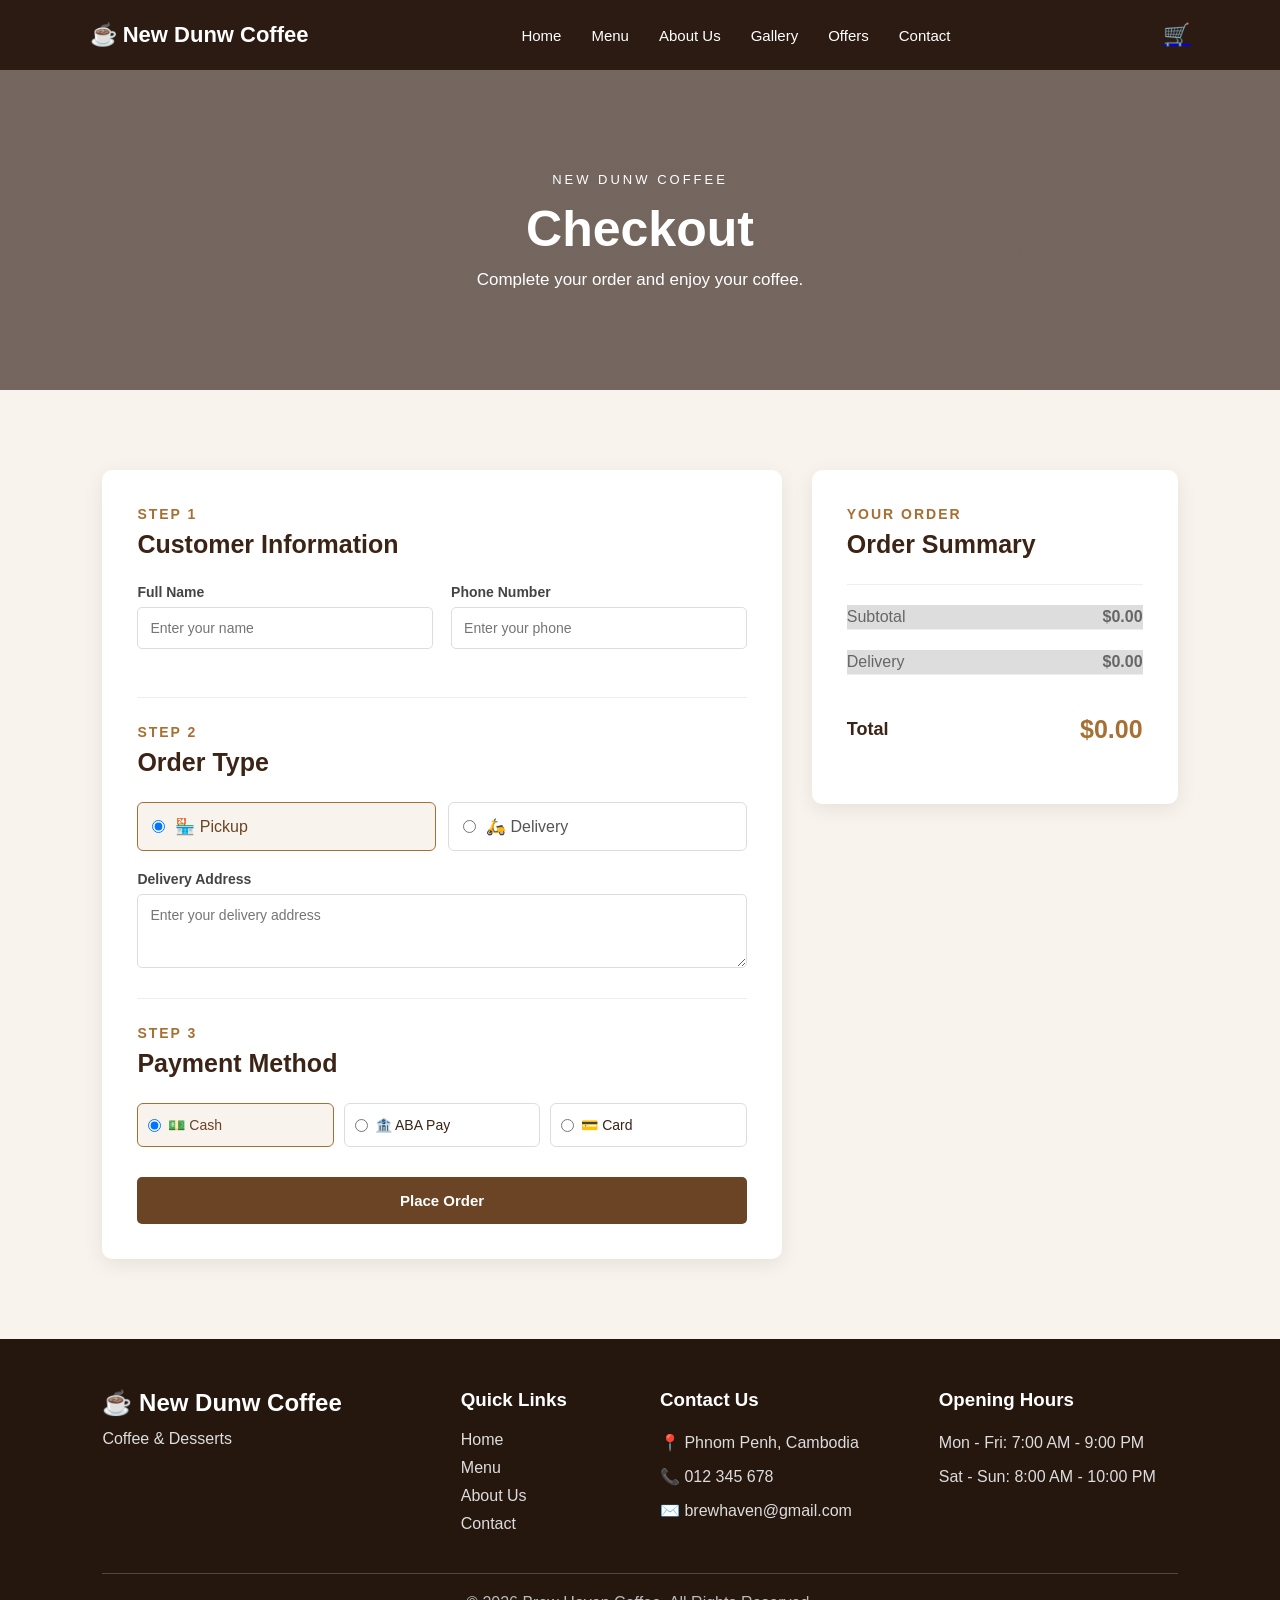
<file: checkout.html>
<!DOCTYPE html>
<html lang="en">
<head>
    <meta charset="UTF-8">
    <meta name="viewport"content="width=device-width, initial-scale=1.0">
    <title>Checkout - New Dunw Coffee</title>
    <link rel="stylesheet" href="style.css">
</head>
<body>
    <!-- ================= NAVBAR ================= -->
    <header class="navbar">
        <div class="logo">☕ New Dunw Coffee</div>
        <nav>
            <a href="index.html">Home</a>
            <a href="menu.html">Menu</a>
            <a href="about.html">About Us</a>
            <a href="gallery.html">Gallery</a>
            <a href="offers.html">Offers</a>
            <a href="contact.html">Contact</a>
        </nav>
        <div class="cart">
            <a href="cart.html">🛒 </a>
        </div>
    </header>
    <!-- ================= HERO ================= -->
    <section class="checkout-hero">
        <div>
            <span>NEW DUNW COFFEE
            </span>
            <h1> Checkout</h1>
            <p> Complete your order and enjoy your coffee. </p>
        </div>
    </section>
    <!-- ================= CHECKOUT ================= -->
    <main class="checkout-section">
        <div class="checkout-container">
            <!-- ================= CUSTOMER INFORMATION ================= -->
            <div class="checkout-card">
                <div class="checkout-title">
                    <span class="small-title"> STEP 1
                    </span>
                    <h2>Customer Information</h2>
                </div>
                <form id="checkoutForm">
                    <div class="form-row">
                        <div class="form-group">
                            <label for="checkoutName"> Full Name </label>
                            <input type="text" id="checkoutName"placeholder="Enter your name" required>
                        </div>
                        <div class="form-group">
                            <label for="checkoutPhone"> Phone Number
                            </label>
                            <input type="text" id="checkoutPhone" placeholder="Enter your phone" required>
                        </div>
                    </div>
                    <!-- ================= ORDER TYPE ================= -->
                    <div class="checkout-title checkout-subtitle">
                        <span class="small-title"> STEP 2
                        </span>
                        <h2>Order Type </h2>
                    </div>
                    <div class="order-type">
                        <label class="type-option">
                            <input type="radio"name="orderType"value="Pickup" checked>
                            <span>🏪 Pickup</span>
                        </label>
                        <label class="type-option">
                            <input type="radio"name="orderType"value="Delivery">
                            <span> 🛵 Delivery</span>
                        </label>
                    </div>
                    <!-- ================= ADDRESS ================= -->
                    <div class="form-group" id="addressGroup">
                        <label for="checkoutAddress"> Delivery Address</label>
                        <textarea id="checkoutAddress" rows="3" placeholder="Enter your delivery address"></textarea>
                    </div>
                    <!-- ================= PAYMENT ================= -->
                    <div class="checkout-title checkout-subtitle">
                        <span class="small-title">STEP 3
                        </span>
                        <h2>Payment Method</h2>
                    </div>
                    <div class="payment-methods">
                        <label class="payment-option">
                            <input type="radio" name="payment" value="Cash" checked>
                            <span> 💵 Cash </span>
                        </label>
                        <label class="payment-option">
                            <input type="radio" name="payment" value="ABA Pay">
                            <span>  🏦 ABA Pay </span>
                        </label>
                        <label class="payment-option">
                            <input  type="radio" name="payment" value="Credit Card">
                            <span> 💳 Card</span>
                        </label>
                    </div>
                    <button type="submit" class="place-order-btn">Place Order</button>
                </form>
            </div>
            <!-- ================= ORDER SUMMARY ================= -->
            <div class="checkout-summary">
                <div class="checkout-title">
                    <span class="small-title">  YOUR ORDER</span>
                    <h2>  Order Summary </h2>
                </div>
                <div id="checkoutItems"class="checkout-items"></div>
                <div class="summary-line">
                    <span> Subtotal</span>
                    <strong id="checkoutSubtotal"> $0.00</strong>
                </div>
                <div class="summary-line">
                    <span> Delivery</span>
                    <strong id="checkoutDelivery">$0.00</strong>
                </div>
                <div class="summary-total">
                    <span> Total</span>
                    <strong id="checkoutTotal"> $0.00</strong>
                </div>
            </div>
        </div>
    </main>
    <!-- ================= FOOTER ================= -->
    <footer>
        <div class="footer-container">
            <div class="footer-column">
                <h2> ☕ New Dunw Coffee</h2>
                <p> Coffee & Desserts</p>
            </div>
            <div class="footer-column">
                <h3> Quick Links</h3>
                <a href="index.html">  Home </a>
                <a href="menu.html">  Menu </a>
                <a href="about.html">   About Us </a>
                <a href="contact.html"> Contact
                </a>
            </div>
            <div class="footer-column">
                <h3> Contact Us</h3>
                <p>📍 Phnom Penh, Cambodia </p>
                <p> 📞 012 345 678</p>
                <p>  ✉️ brewhaven@gmail.com</p>
            </div>
            <div class="footer-column">
                <h3> Opening Hours</h3>
                <p>
                    Mon - Fri:
                    7:00 AM - 9:00 PM
                </p>
                <p>
                    Sat - Sun:
                    8:00 AM - 10:00 PM
                </p>
            </div>
        </div>
        <div class="copyright">
            © 2026 Brew Haven Coffee.
            All Rights Reserved.
        </div>
    </footer>
    <script src="script.js"></script>
</body>
</html>
</file>
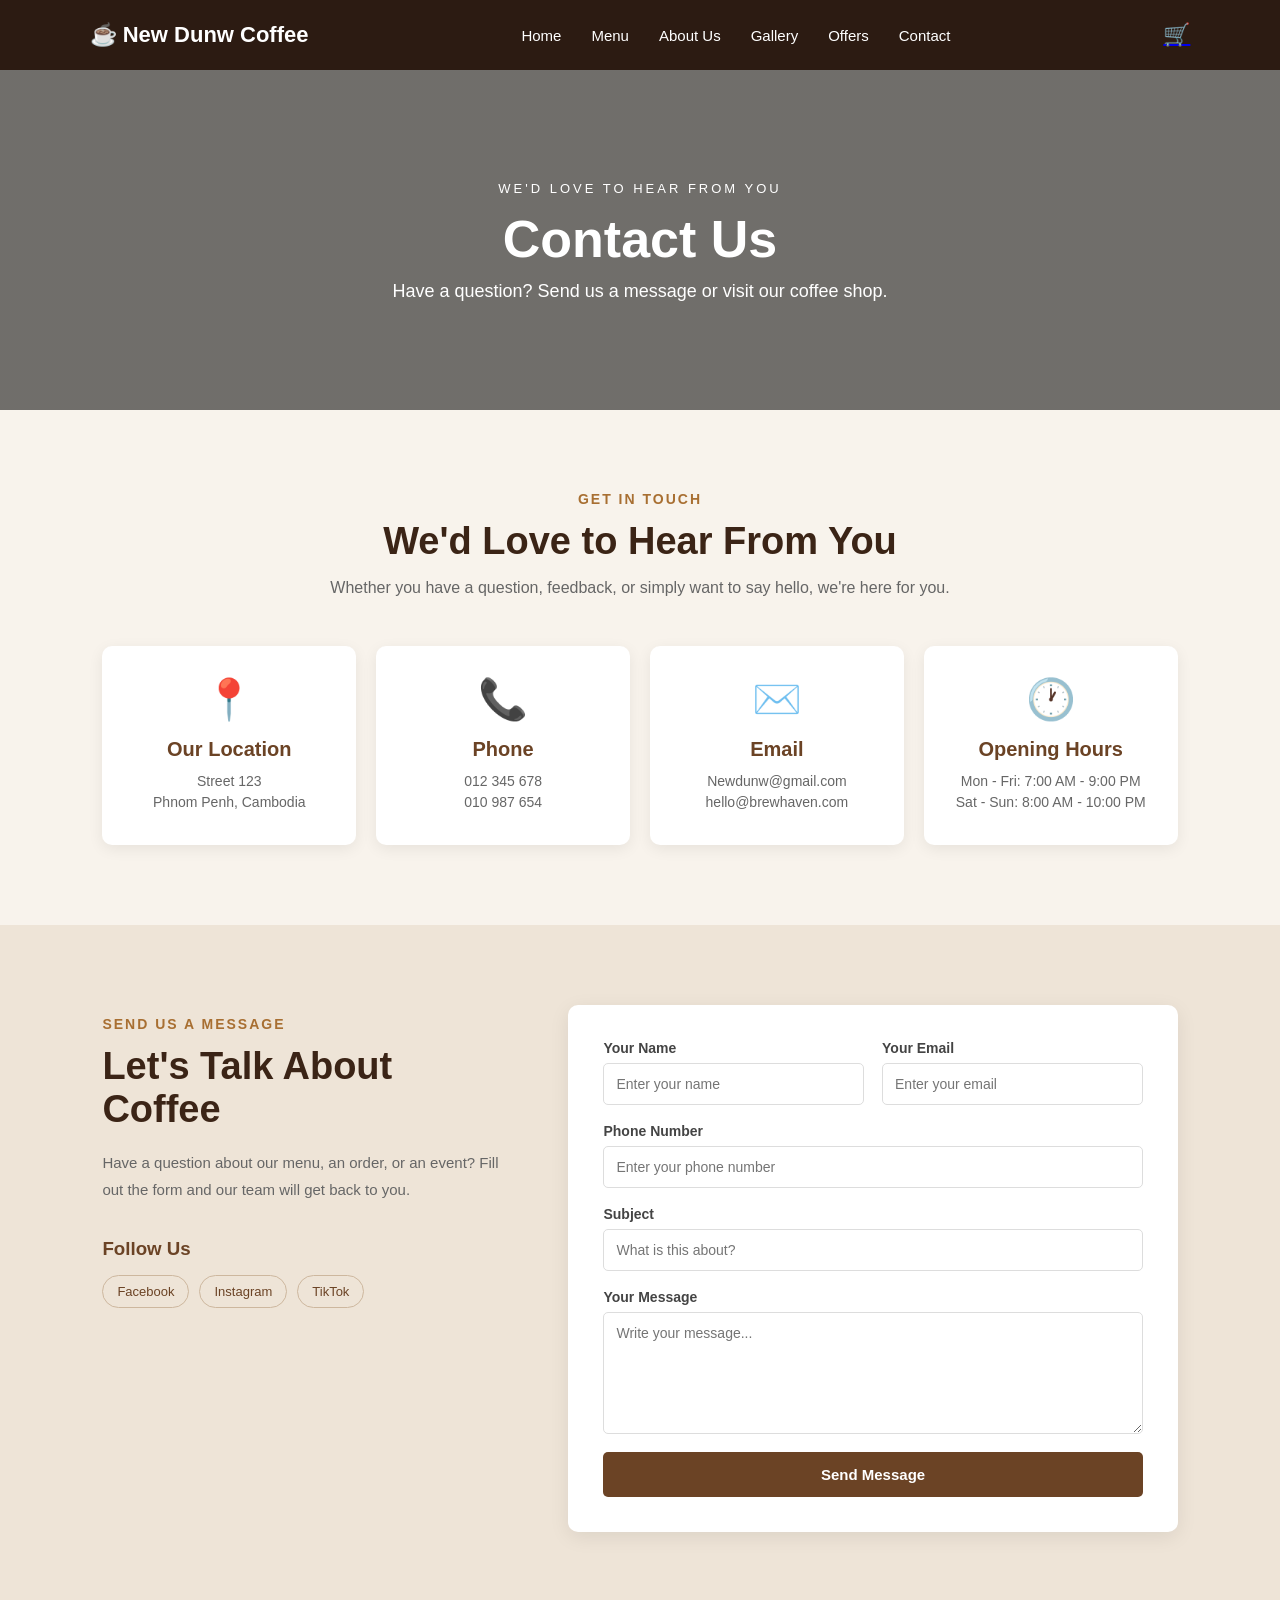
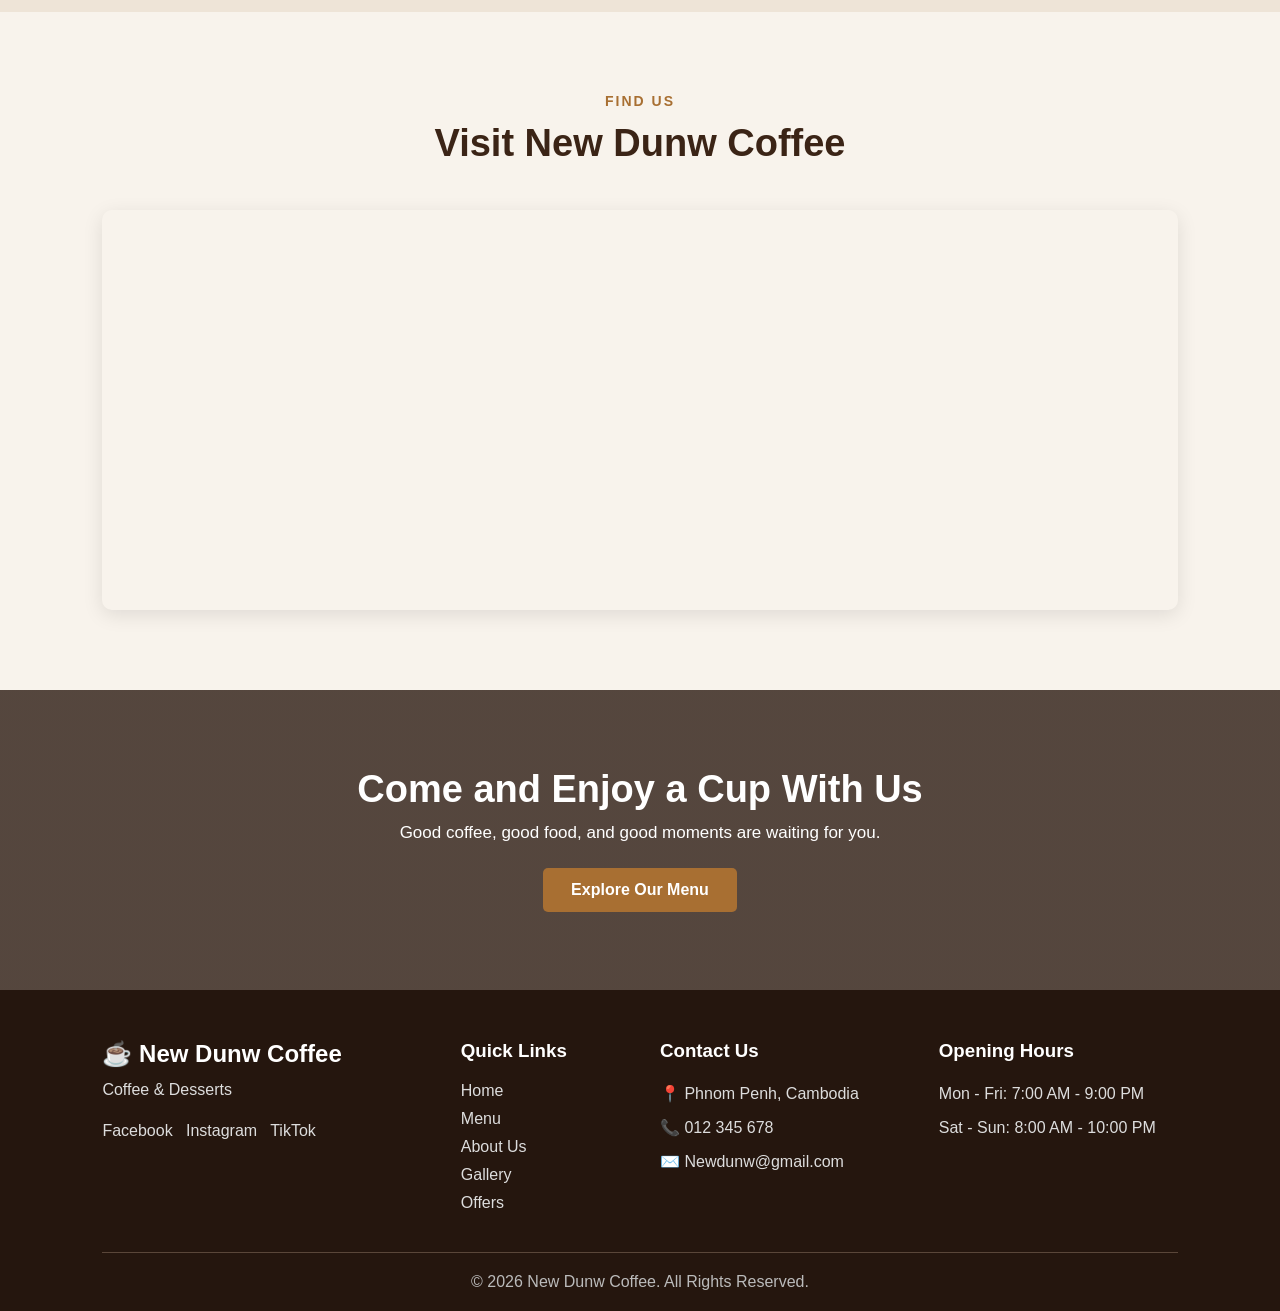
<file: contact.html>
<!DOCTYPE html>
<html lang="en">
<head>
    <meta charset="UTF-8">
    <meta name="viewport" content="width=device-width, initial-scale=1.0">
    <title>Contact - New Dunw Coffee</title>
    <link rel="stylesheet" href="style.css">
</head>
<body>
    <!-- ================= NAVBAR ================= -->
    <header class="navbar">
        <div class="logo">☕ New Dunw Coffee</div>
        <nav>
            <a href="index.html"> Home </a>
            <a href="menu.html"> Menu</a>
            <a href="about.html"> About Us </a>
            <a href="gallery.html"> Gallery  </a>
            <a href="offers.html"> Offers </a>
            <a href="contact.html"> Contact </a>
        </nav>
        <div class="cart">
            <a href="cart.html">🛒</a>
        </div>
    </header>
    <!-- ================= CONTACT HERO ================= -->
    <section class="contact-hero">
        <div class="contact-hero-content">
            <span>  WE'D LOVE TO HEAR FROM YOU  </span>
            <h1> Contact Us </h1>
            <p>
                Have a question?
                Send us a message or visit our coffee shop.
            </p>
        </div>
    </section>
    <!-- ================= CONTACT INFO ================= -->
    <section class="contact-section">
        <div class="section-title">
            <span class="small-title">  GET IN TOUCH </span>
            <h2>We'd Love to Hear From You</h2>
            <p>
                Whether you have a question, feedback,
                or simply want to say hello,
                we're here for you.
            </p>
        </div>
        <!-- ================= INFO CARDS ================= -->
        <div class="contact-info-container">
            <!-- LOCATION -->
            <div class="contact-info-card">
                <div class="contact-icon">  📍 </div>
                <h3> Our Location</h3>
                <p>Street 123</p>
                <p>  Phnom Penh, Cambodia </p>
            </div>
            <!-- PHONE -->
            <div class="contact-info-card">
                <div class="contact-icon"> 📞</div>
                <h3> Phone</h3>
                <p> 012 345 678</p>
                <p> 010 987 654</p>
            </div>
            <!-- EMAIL -->
            <div class="contact-info-card">
                <div class="contact-icon"> ✉️  </div>
                <h3> Email</h3>
                <p>  Newdunw@gmail.com</p>
                <p> hello@brewhaven.com </p>
            </div>
            <!-- OPENING HOURS -->
            <div class="contact-info-card">
                <div class="contact-icon"> 🕐 </div>
                <h3>  Opening Hours </h3>
                <p>
                    Mon - Fri:
                    7:00 AM - 9:00 PM
                </p>
                <p>
                    Sat - Sun:
                    8:00 AM - 10:00 PM
                </p>
            </div>
        </div>
    </section>
    <!-- ================= CONTACT FORM ================= -->
    <section class="contact-form-section">
        <div class="contact-form-container">
            <!-- ================= LEFT ================= -->
            <div class="contact-form-text">
                <span class="small-title">SEND US A MESSAGE</span>
                <h2> Let's Talk About Coffee</h2>
                <p>
                    Have a question about our menu,
                    an order, or an event?
                    Fill out the form and our team
                    will get back to you.
                </p>
                <div class="contact-social">
                    <h3> Follow Us</h3>
                    <div class="social-links">
                        <a href="#"> Facebook</a>
                        <a href="#"> Instagram </a>
                        <a href="#"> TikTok </a>
                    </div>
                </div>
            </div>
            <!-- ================= FORM ================= -->
            <div class="contact-form">
                <form id="contactForm">
                    <div class="form-row">
                        <div class="form-group">
                            <label for="name">Your Name</label>
                            <input type="text"id="name"name="name"placeholder="Enter your name"required>
                        </div>
                        <div class="form-group">
                            <label for="email"> Your Email</label>
                            <input type="email"  id="email"  name="email" placeholder="Enter your email" required>
                        </div>
                    </div>
                    <div class="form-group">
                        <label for="phone">Phone Number</label>
                        <input type="text" id="phone" name="phone" placeholder="Enter your phone number">
                    </div>
                    <div class="form-group">
                        <label for="subject">Subject</label>
                        <input type="text" id="subject" name="subject" placeholder="What is this about?" required>
                    </div>
                    <div class="form-group">
                        <label for="message"> Your Message</label>
                        <textarea id="message" name="message" rows="6" placeholder="Write your message..."  required></textarea>
                    </div>
                    <button type="submit" class="send-message-btn"> Send Message</button>
                </form>
            </div>
        </div>
    </section>
    <!-- ================= MAP ================= -->
    <section class="map-section">
        <div class="section-title">
            <span class="small-title"> FIND US</span>
            <h2> Visit  New Dunw Coffee </h2>
        </div>
        <div class="map-container">
            <iframe src="https://www.google.com/maps?q=Phnom%20Penh%20Cambodia&output=embed" loading="lazy" allowfullscreen> </iframe>
        </div>
    </section>
    <!-- ================= CTA ================= -->
    <section class="contact-cta">
        <div>
            <h2>  Come and Enjoy a Cup With Us </h2>
            <p>
                Good coffee, good food,
                and good moments are waiting for you.
            </p>
            <a href="menu.html">  Explore Our Menu </a>
        </div>
    </section>
    <!-- ================= FOOTER ================= -->
    <footer>
        <div class="footer-container">
            <div class="footer-column">
                <h2>☕ New Dunw Coffee </h2>
                <p> Coffee & Desserts </p>
                <div class="social">
                    Facebook &nbsp;
                    Instagram &nbsp;
                    TikTok
                </div>
            </div>
            <div class="footer-column">
                <h3> Quick Links</h3>
                <a href="index.html"> Home  </a>
                <a href="menu.html"> Menu </a>
                <a href="about.html">About Us</a>
                <a href="gallery.html"> Gallery </a>
                <a href="offers.html"> Offers </a>
            </div>
            <div class="footer-column">
                <h3> Contact Us</h3>
                <p> 📍 Phnom Penh, Cambodia </p>
                <p> 📞 012 345 678</p>
                <p> ✉️ Newdunw@gmail.com </p>
            </div>
            <div class="footer-column">
                <h3> Opening Hours</h3>
                <p>
                    Mon - Fri:
                    7:00 AM - 9:00 PM
                </p>
                <p>
                    Sat - Sun:
                    8:00 AM - 10:00 PM
                </p>
            </div>
        </div>
        <div class="copyright">
            © 2026 New Dunw Coffee.
            All Rights Reserved.
        </div>
    </footer>
    <!-- ================= JAVASCRIPT ================= -->
    <script src="script.js"></script>
</body>
</html>
</file>
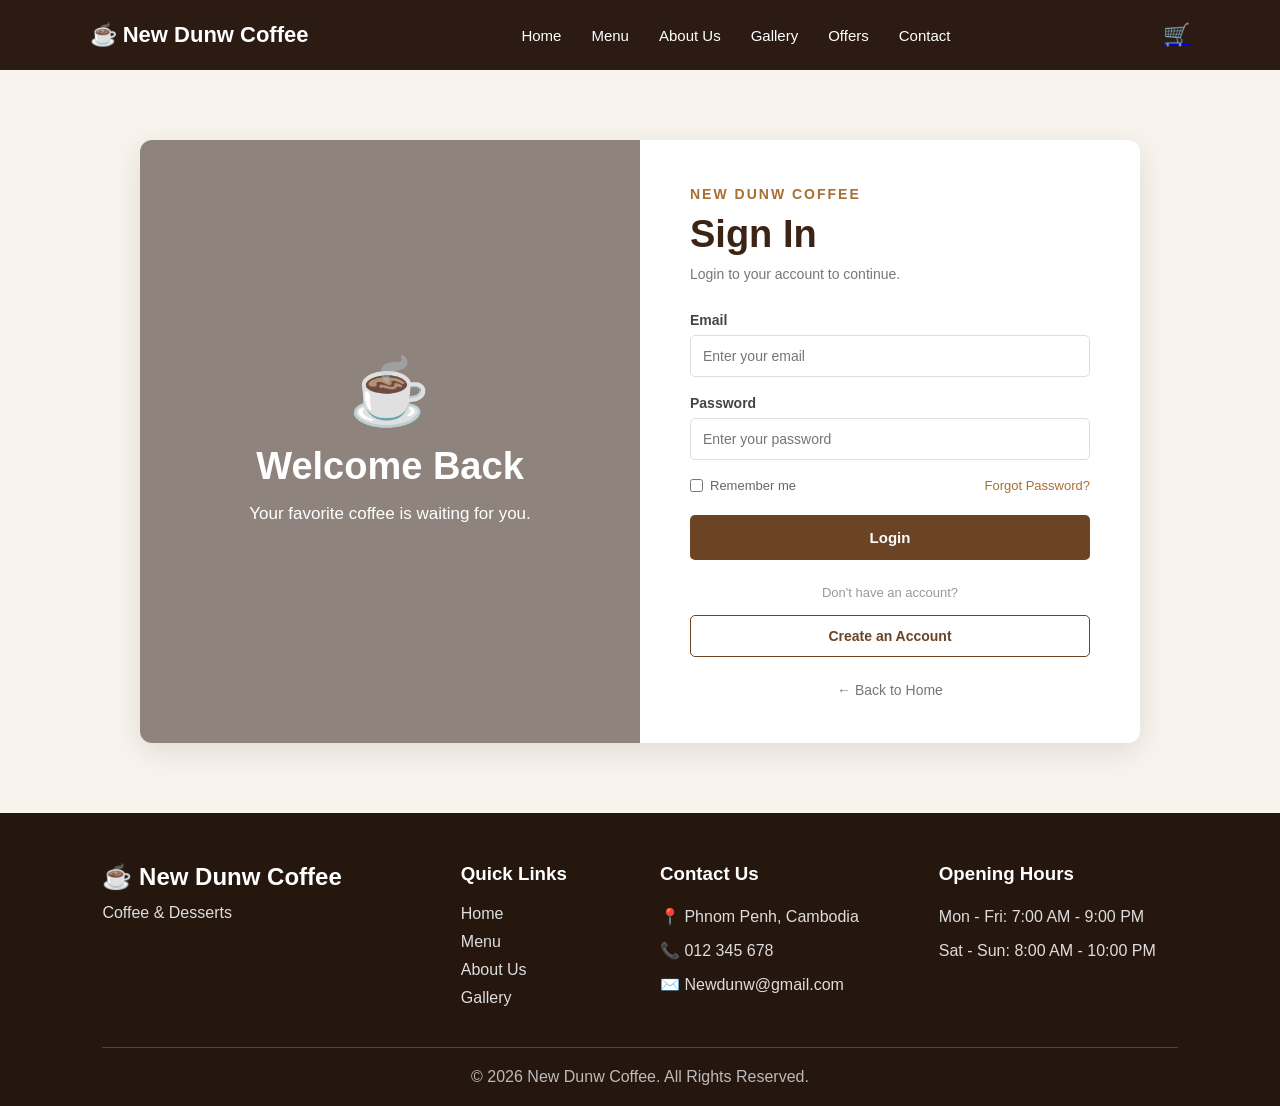
<file: login.html>
<!DOCTYPE html>
<html lang="en">
<head>
    <meta charset="UTF-8">
    <meta name="viewport"content="width=device-width, initial-scale=1.0">
    <title>Login - New Dunw Coffee</title>
    <link rel="stylesheet" href="style.css">
</head>
<body>
    <!-- ================= NAVBAR ================= -->
    <header class="navbar">
        <div class="logo">☕ New Dunw Coffee</div>
        <nav>
            <a href="index.html">Home </a>
            <a href="menu.html"> Menu</a>
            <a href="about.html">About Us</a>
            <a href="gallery.html"> Gallery</a>
            <a href="offers.html">Offers</a>
            <a href="contact.html">Contact</a>
        </nav>
        <div class="cart">
            <a href="cart.html">🛒</a>
        </div>
    </header>
    <!-- ================= LOGIN ================= -->
    <main class="auth-page">
        <div class="auth-container">
            <!-- LEFT SIDE -->
            <div class="auth-image">
                <div class="auth-image-content">
                    <div class="auth-logo">☕ </div>
                    <h2>Welcome Back</h2>
                    <p> Your favorite coffee is
                        waiting for you.
                    </p>
                </div>
            </div>
            <!-- RIGHT SIDE -->
            <div class="auth-form-container">
                <div class="auth-form">
                    <span class="small-title">NEW DUNW COFFEE</span>
                    <h1>  Sign In</h1>
                    <p class="auth-description">
                        Login to your account
                        to continue.
                    </p>
                    <!-- LOGIN FORM -->
                    <form id="loginForm">
                        <div class="form-group">
                            <label for="loginEmail">  Email</label>
                            <input type="email"id="loginEmail"placeholder="Enter your email"required>
                        </div>
                        <div class="form-group">
                            <label for="loginPassword"> Password</label>
                            <input type="password" id="loginPassword" placeholder="Enter your password" required>
                        </div>
                        <!-- OPTIONS -->
                        <div class="login-options">
                            <label>
                                 <input type="checkbox" id="rememberMe"> Remember me
                            </label>
                            <a href="#"> Forgot Password?</a>
                        </div>
                        <!-- BUTTON -->
                        <button type="submit"class="auth-btn"> Login</button>
                    </form>
                    <!-- REGISTER -->
                    <div class="auth-divider">
                        <span> Don't have an account?</span>
                    </div>
                    <a href="register.html"class="register-link"> Create an Account</a>
                    <!-- BACK -->
                    <a href="index.html" class="back-home">← Back to Home</a>
                </div>
            </div>
        </div>
    </main>
    <!-- ================= FOOTER ================= -->
    <footer>
        <div class="footer-container">
            <div class="footer-column">
                <h2>☕ New Dunw Coffee</h2>
                <p>  Coffee & Desserts</p>
            </div>
            <div class="footer-column">
                <h3>  Quick Links </h3>
                <a href="index.html"> Home</a>
                <a href="menu.html">  Menu </a>
                <a href="about.html">About Us</a>
                <a href="gallery.html"> Gallery</a>
            </div>
            <div class="footer-column">
                <h3>  Contact Us</h3>
                <p> 📍 Phnom Penh, Cambodia </p>
                <p> 📞 012 345 678</p>
                <p>  ✉️ Newdunw@gmail.com </p>
            </div>
            <div class="footer-column">
                <h3>  Opening Hours</h3>
                <p>
                    Mon - Fri:
                    7:00 AM - 9:00 PM
                </p>
                <p>
                    Sat - Sun:
                    8:00 AM - 10:00 PM
                </p>
            </div>
        </div>
        <div class="copyright">
            © 2026 New Dunw Coffee.
            All Rights Reserved.
        </div>
    </footer>
    <script src="script.js"></script>
</body>
</html>
</file>
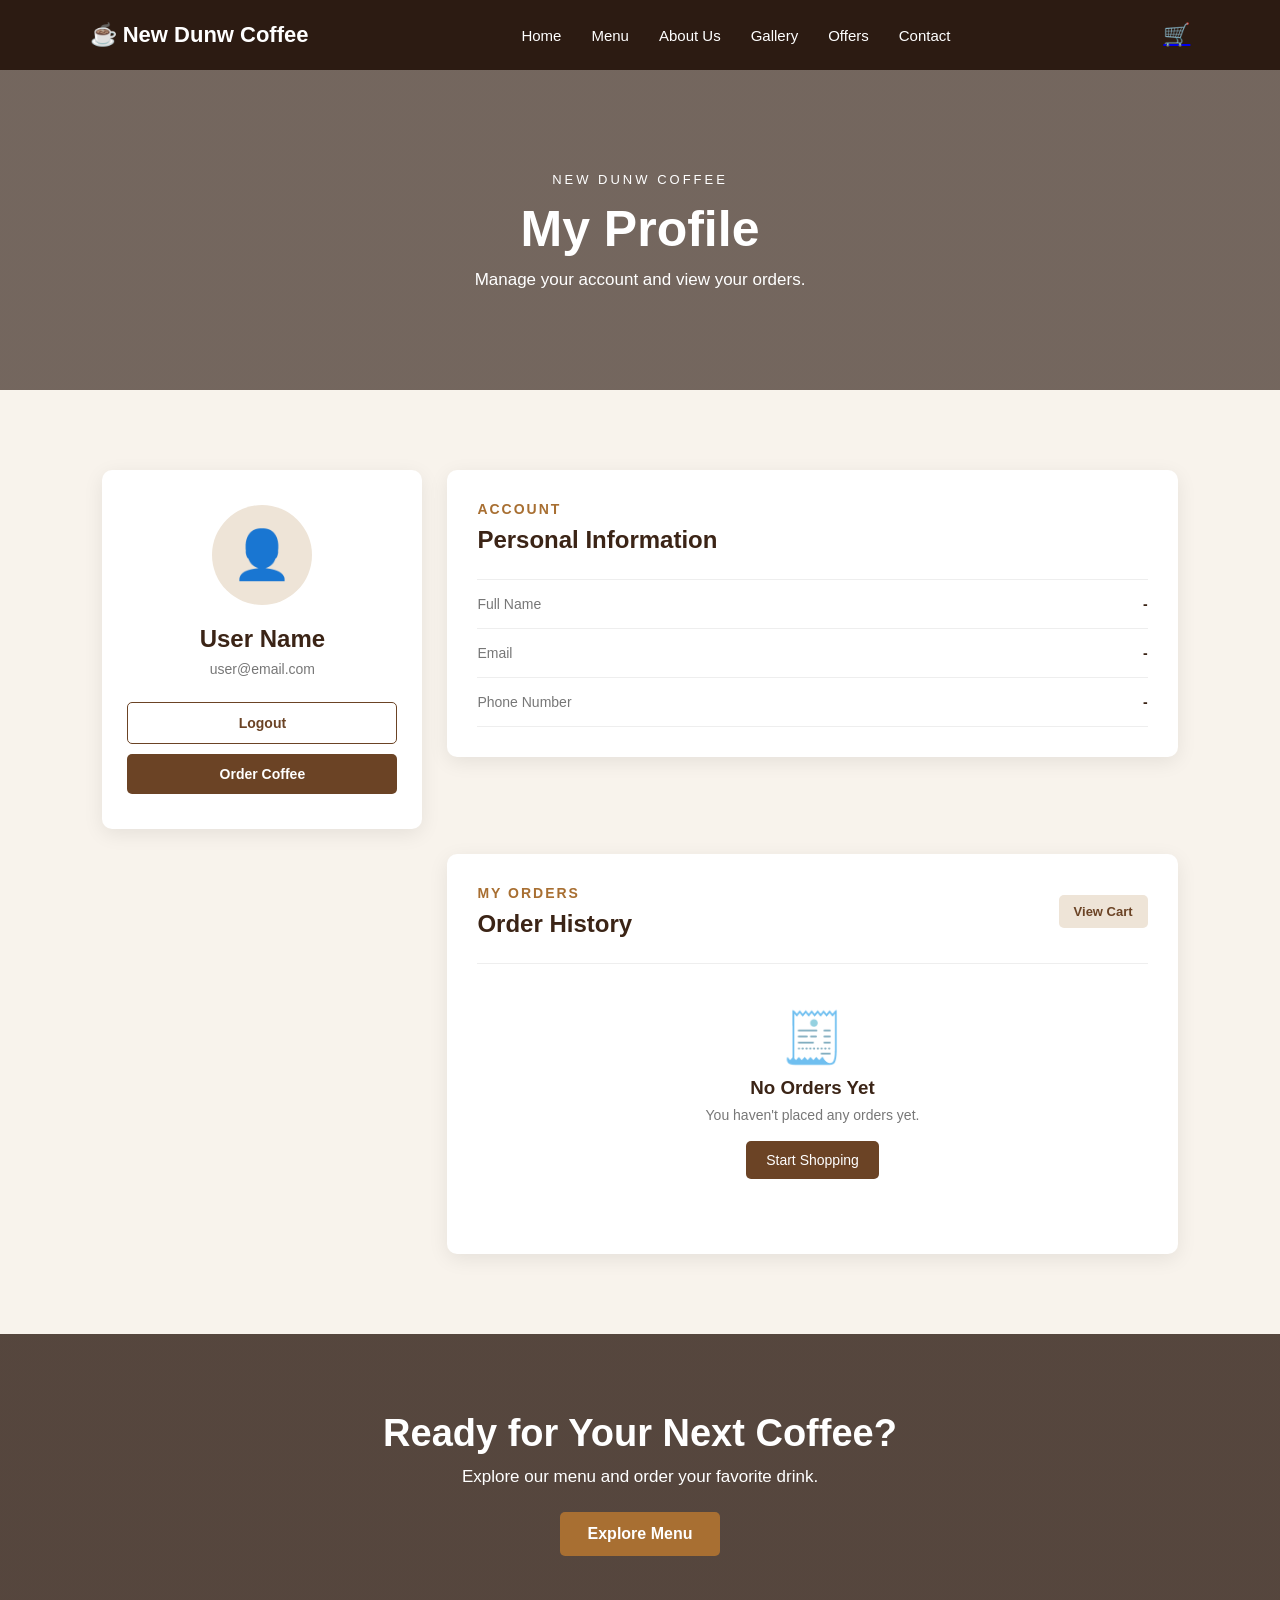
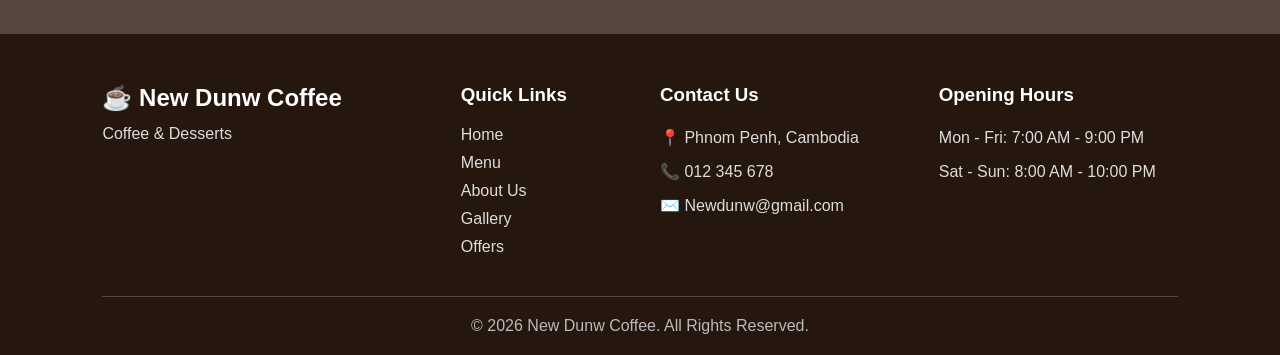
<file: profile.html>
<!DOCTYPE html>
<html lang="en">
<head>
    <meta charset="UTF-8">
    <meta name="viewport" content="width=device-width, initial-scale=1.0">
    <title>My Profile - New Dunw Coffee</title>
    <link rel="stylesheet" href="style.css">
</head>
<body>
    <!-- ================= NAVBAR ================= -->
    <header class="navbar">
        <div class="logo">☕ New Dunw Coffee </div>
        <nav>
            <a href="index.html">Home </a>
            <a href="menu.html"> Menu </a>
            <a href="about.html"> About Us</a>
            <a href="gallery.html">Gallery</a>
            <a href="offers.html">Offers </a>
            <a href="contact.html"> Contact</a>
        </nav>
        <div class="cart">
            <a href="cart.html"> 🛒 </a>
        </div>
    </header>
    <!-- ================= PROFILE HERO ================= -->
    <section class="profile-hero">
        <div>
            <span>  NEW DUNW COFFEE</span>
            <h1> My Profile</h1>
            <p> Manage your account and view your orders. </p>
        </div>
    </section>
    <!-- ================= PROFILE ================= -->
    <main class="profile-section">
        <div class="profile-container">
            <!-- ================= PROFILE CARD ================= -->
            <div class="profile-card">
                <div class="profile-avatar">👤</div>
                <h2 id="profileName"> User Name </h2>
                <p id="profileEmail"> user@email.com</p>
                <div class="profile-buttons">
                    <button onclick="logoutUser()"class="logout-btn"> Logout </button>
                    <a href="menu.html"class="order-btn">Order Coffee </a>
                </div>
            </div>
            <!-- ================= ACCOUNT INFORMATION ================= -->
            <div class="account-card">
                <div class="card-header">
                    <div>
                       <span class="small-title">  ACCOUNT</span>
                        <h2> Personal Information </h2>
                    </div>
                </div>
                <div class="account-info">
                    <div class="info-row">
                        <span>Full Name</span>
                        <strong id="accountName">  -</strong>
                    </div>
                    <div class="info-row">
                        <span> Email</span>
                        <strong id="accountEmail"> -</strong>
                    </div>
                    <div class="info-row">
                        <span> Phone Number</span>
                        <strong id="accountPhone"> -</strong>
                    </div>
                </div>
            </div>
            <!-- ================= ORDER HISTORY ================= -->
            <div class="orders-card">
                <div class="card-header">
                    <div>
                        <span class="small-title">  MY ORDERS </span>
                        <h2>Order History </h2>
                    </div>
                    <a href="cart.html" class="view-cart-btn">View Cart </a>
                </div>
                <!-- ORDER LIST -->
                <div id="orderHistory"class="order-history">
                    <div class="empty-orders">
                        <div>  🧾</div>
                        <h3> No Orders Yet</h3>
                        <p> You haven't placed any orders yet.</p>
                        <a href="menu.html">Start Shopping </a>
                    </div>
                </div>
            </div>
        </div>
    </main>
    <!-- ================= CTA ================= -->
    <section class="profile-cta">
        <div>
            <h2> Ready for Your Next Coffee?</h2>
            <p> Explore our menu and order your favorite drink. </p>
            <a href="menu.html">  Explore Menu
            </a>
        </div>
    </section>
    <!-- ================= FOOTER ================= -->

    <footer>
        <div class="footer-container">
            <div class="footer-column">
                <h2>  ☕ New Dunw Coffee</h2>
                <p> Coffee & Desserts</p>
            </div>
            <div class="footer-column">
                <h3> Quick Links</h3>
                <a href="index.html">Home </a>
                <a href="menu.html"> Menu</a>
                <a href="about.html">About Us</a>
                <a href="gallery.html">Gallery </a>
                <a href="offers.html"> Offers</a>
            </div>
            <div class="footer-column">
                <h3> Contact Us</h3>
                <p> 📍 Phnom Penh, Cambodia</p>
                <p>  📞 012 345 678</p>
                <p> ✉️ Newdunw@gmail.com</p>
            </div>
            <div class="footer-column">
                <h3> Opening Hours</h3>
                <p>
                    Mon - Fri:
                    7:00 AM - 9:00 PM
                </p>
                <p>
                    Sat - Sun:
                    8:00 AM - 10:00 PM
                </p>
            </div>
        </div>
        <div class="copyright">
            © 2026 New Dunw Coffee.
            All Rights Reserved.
        </div>
    </footer>
    <script src="script.js"></script>
</body>
</html>
</file>
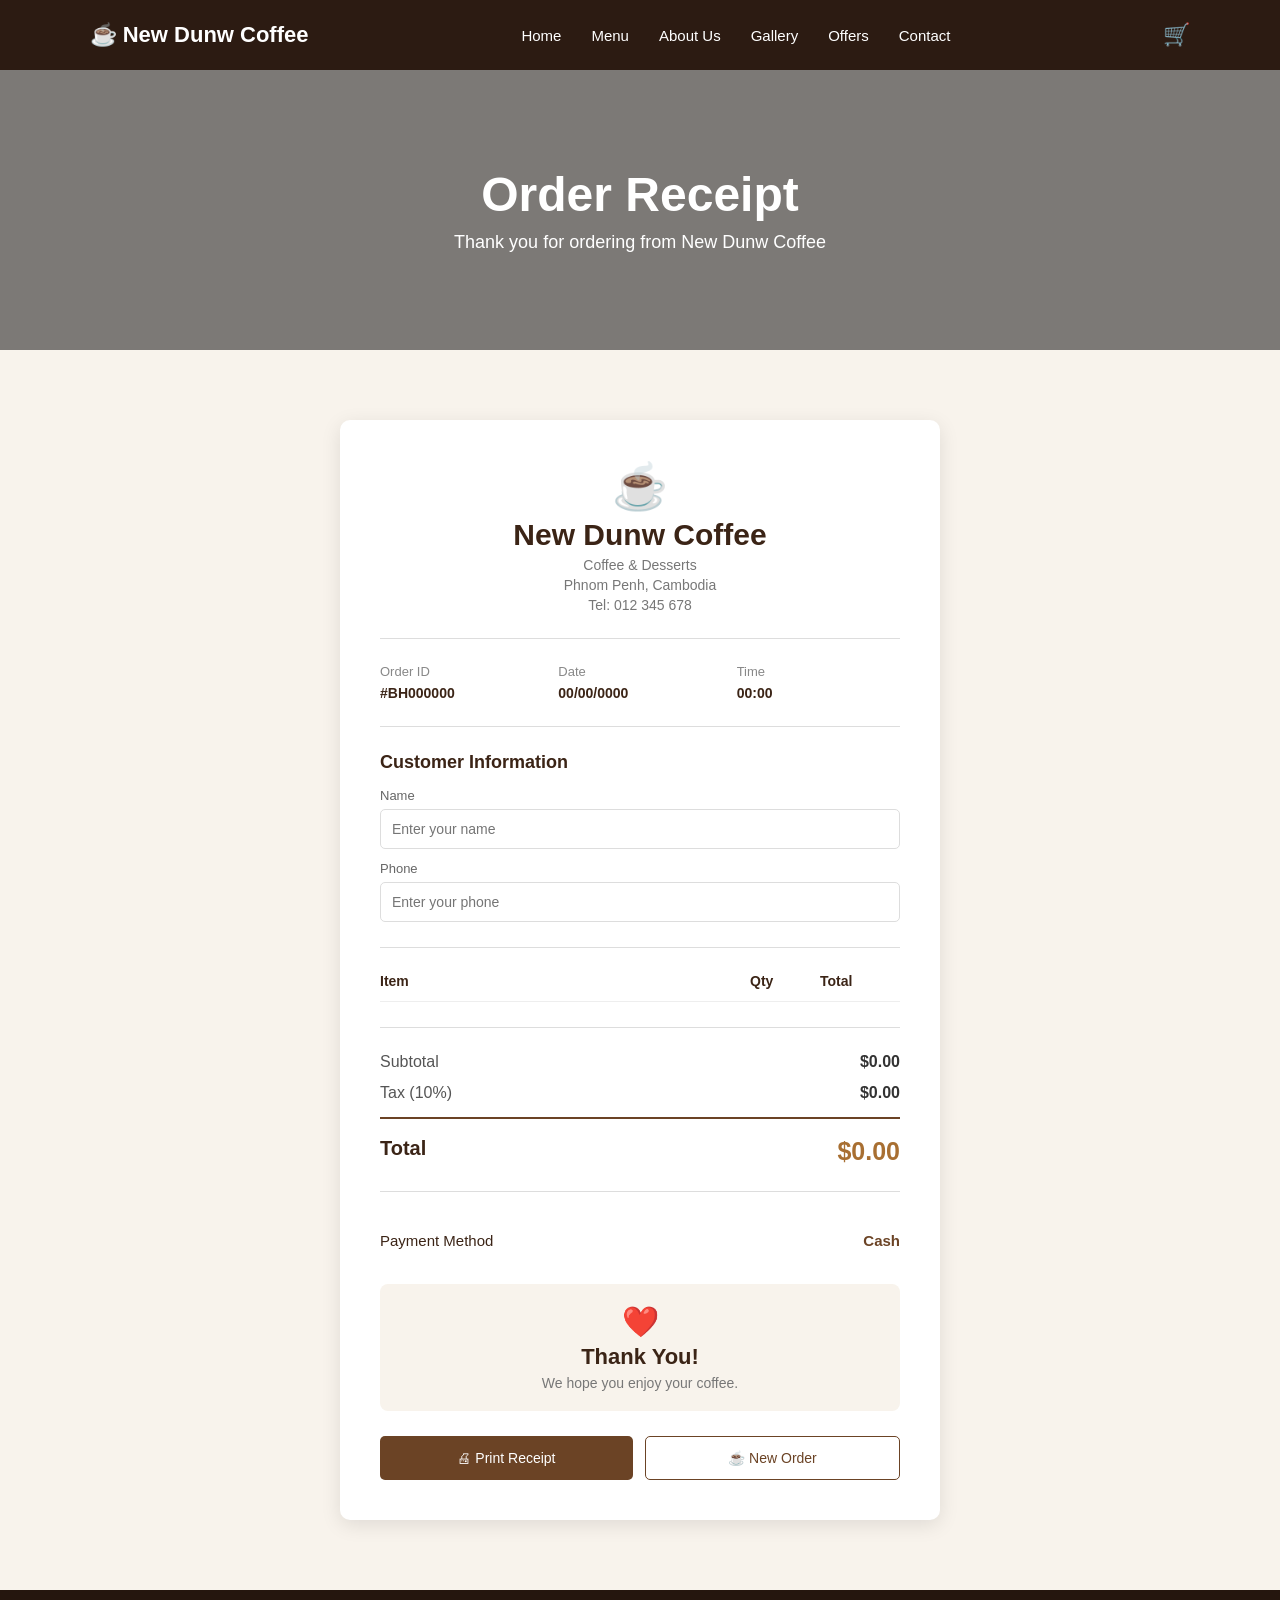
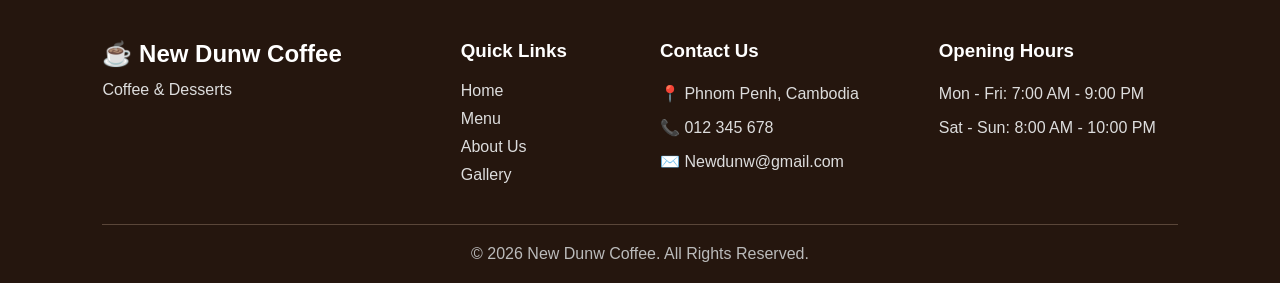
<file: receipt.html>
<!DOCTYPE html>
<html lang="en">
<head>
    <meta charset="UTF-8">
    <meta name="viewport" content="width=device-width, initial-scale=1.0">
    <title>Receipt - New Dunw Coffee</title>
    <link rel="stylesheet" href="style.css">
</head>
<body>
    <!-- ================= NAVBAR ================= -->
    <header class="navbar">
        <div class="logo">  ☕ New Dunw Coffee </div>
        <nav>
            <a href="index.html"> Home </a>
            <a href="menu.html"> Menu </a>
            <a href="about.html"> About Us</a>
            <a href="gallery.html"> Gallery</a>
            <a href="offers.html">Offers</a>
            <a href="contact.html"> Contact  </a>
        </nav>
        <div class="cart">  🛒</div>
    </header>
    <!-- ================= RECEIPT HERO ================= -->
    <section class="receipt-hero">
        <h1>  Order Receipt </h1>
        <p> Thank you for ordering from New Dunw Coffee </p>
    </section>
    <!-- ================= RECEIPT ================= -->
    <section class="receipt-section">
        <div class="receipt-container">
            <!-- ================= RECEIPT HEADER ================= -->
            <div class="receipt-header">
                <div class="receipt-logo"> ☕</div>
                <h2>New Dunw Coffee</h2>
                <p> Coffee & Desserts  </p>
                <p>Phnom Penh, Cambodia</p>
                <p>  Tel: 012 345 678</p>
            </div>
            <div class="receipt-line"></div>
            <!-- ================= ORDER INFO ================= -->
            <div class="receipt-info">
                <div>
                    <span>   Order ID  </span>
                    <strong id="order-id"> #BH000000 </strong>
                </div>
                <div>
                    <span> Date</span>
                    <strong id="order-date"> 00/00/0000</strong>
                </div>
                <div>
                    <span> Time </span>
                    <strong id="order-time"> 00:00   </strong>
                </div>
            </div>
            <div class="receipt-line"></div>
            <!-- ================= CUSTOMER ================= -->
            <div class="customer-info">
                <h3>
                    Customer Information
                </h3>
                <div class="customer-input">
                    <label>Name</label>
                    <input type="text" id="customer-name" placeholder="Enter your name">
                </div>
                <div class="customer-input">
                    <label>   Phone </label>
                    <input type="text"id="customer-phone" placeholder="Enter your phone"></div>
            </div>
            <div class="receipt-line"></div>
            <!-- ================= ORDER ITEMS ================= -->
            <div class="receipt-items">
                <div class="receipt-items-title">
                    <span>  Item</span>
                    <span>  Qty </span>
                    <span> Total </span>
                </div>
                <div id="receipt-items">
                    <!-- JavaScript will add items here -->
                </div>
            </div>
            <div class="receipt-line"></div>
            <!-- ================= TOTAL ================= -->
            <div class="receipt-total">
                <div>
                    <span> Subtotal </span>
                    <strong id="receipt-subtotal">$0.00  </strong>
                </div>
                <div>
                    <span> Tax (10%) </span>
                    <strong id="receipt-tax">  $0.00 </strong>
                </div>
                <div class="grand-total">
                    <span>  Total </span>
                    <strong id="receipt-total">  $0.00 </strong>
                </div>
            </div>
            <div class="receipt-line"></div>
            <!-- ================= PAYMENT ================= -->
            <div class="receipt-payment">
                <span>Payment Method</span>
                <strong id="receipt-payment">  Cash </strong>
            </div>
            <!-- ================= THANK YOU ================= -->
            <div class="thank-you">
                <div>❤️ </div>
                <h3> Thank You! </h3>
                <p>  We hope you enjoy your coffee. </p>
            </div>
            <!-- ================= BUTTONS ================= -->
            <div class="receipt-buttons">
                <button
                    onclick="window.print()"
                    class="print-btn">
                    🖨 Print Receipt
                </button>
                <a
                    href="menu.html"
                    class="new-order-btn">
                    ☕ New Order
                </a>
            </div>
        </div>
    </section>
    <!-- ================= FOOTER ================= -->
    <footer>
        <div class="footer-container">
            <div class="footer-column">
                <h2> ☕ New Dunw Coffee </h2>
                <p> Coffee & Desserts </p>
            </div>
            <div class="footer-column">
                <h3> Quick Links</h3>
                <a href="index.html">  Home</a>
                <a href="menu.html">  Menu</a>
                <a href="about.html">  About Us</a>
                <a href="gallery.html"> Gallery </a>
            </div>
            <div class="footer-column">
                <h3> Contact Us</h3>
                <p> 📍 Phnom Penh, Cambodia</p>
                <p> 📞 012 345 678 </p>
                <p> ✉️ Newdunw@gmail.com</p>
            </div>
            <div class="footer-column">
                <h3>Opening Hours</h3>
                <p>
                    Mon - Fri:
                    7:00 AM - 9:00 PM
                </p>
                <p>
                    Sat - Sun:
                    8:00 AM - 10:00 PM
                </p>
            </div>
        </div>
        <div class="copyright">
            © 2026 New Dunw Coffee.
            All Rights Reserved.
        </div>
    </footer>
    <!-- ================= JAVASCRIPT ================= -->
    <script src="script.js"></script>
</body>
</html>
</file>
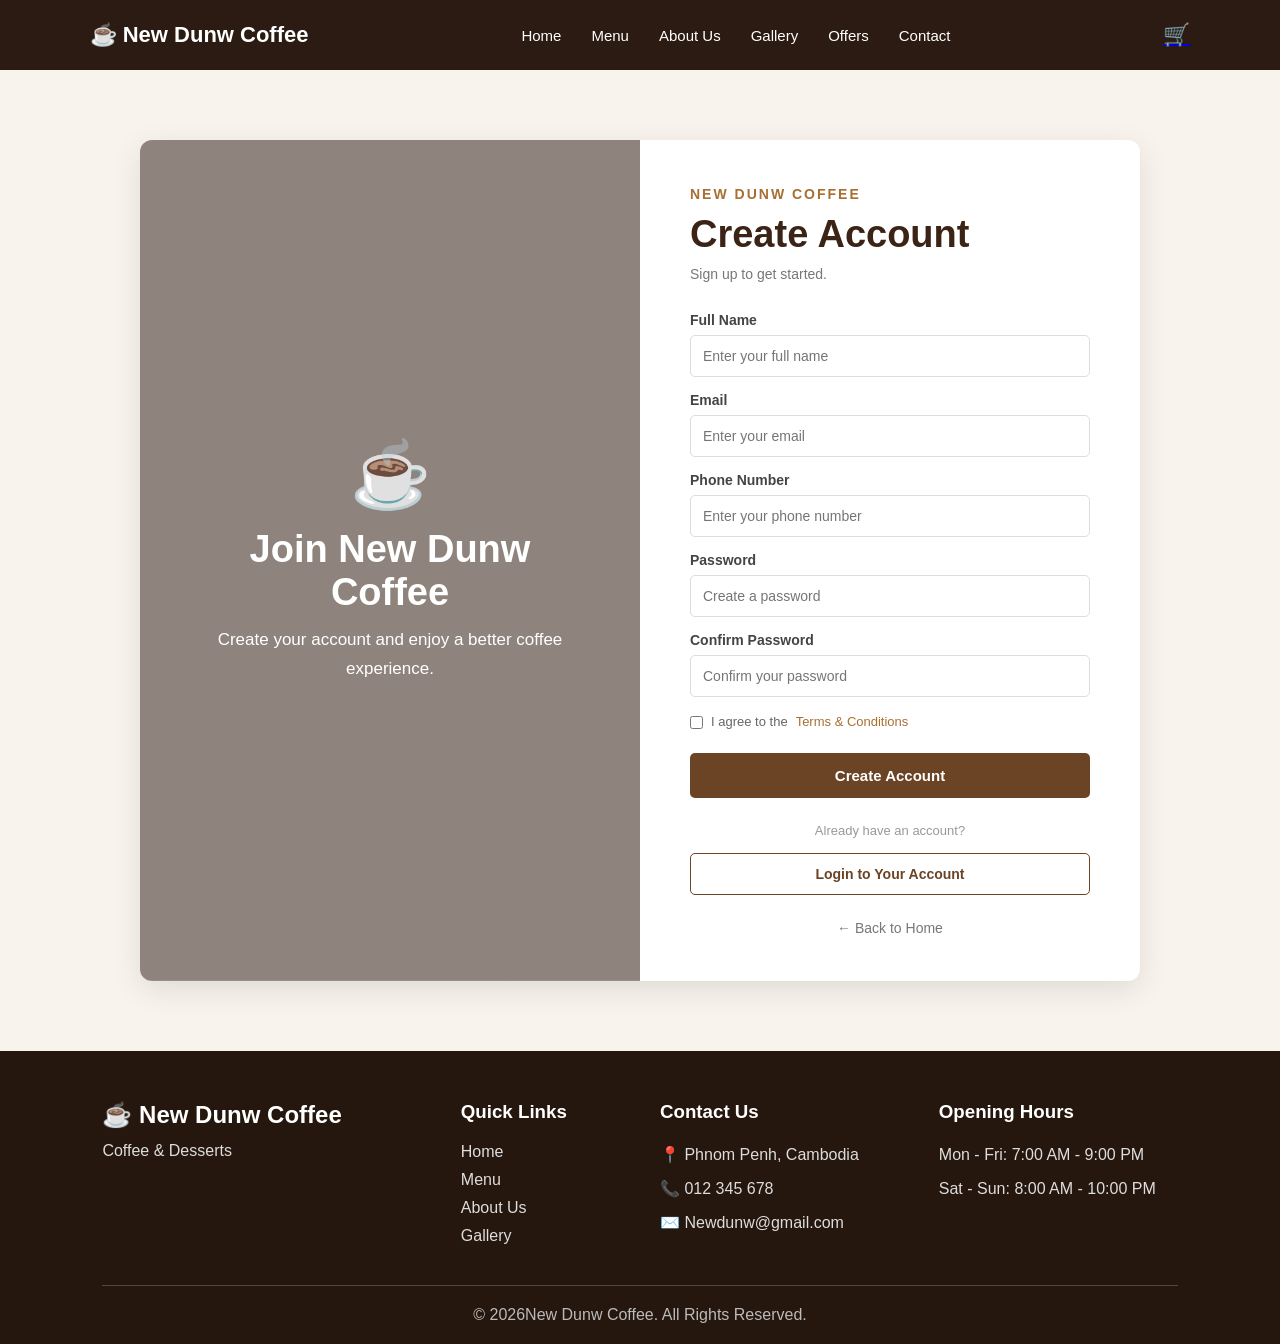
<file: register.html>
<!DOCTYPE html>
<html lang="en">
<head>
    <meta charset="UTF-8">
    <meta name="viewport"content="width=device-width, initial-scale=1.0">
    <title>Register - New Dunw Coffee</title>
    <link rel="stylesheet" href="style.css">
</head>
<body>
    <!-- ================= NAVBAR ================= -->
    <header class="navbar">
        <div class="logo"> ☕ New Dunw Coffee</div>
        <nav>
            <a href="index.html">Home</a>
            <a href="menu.html">Menu</a>
            <a href="about.html">About Us</a>
            <a href="gallery.html">Gallery</a>
            <a href="offers.html"> Offers</a>
            <a href="contact.html"> Contact </a>
        </nav>
        <div class="cart">
            <a href="cart.html"> 🛒</a>
        </div>
    </header>
    <!-- ================= REGISTER PAGE ================= -->
    <main class="auth-page">
        <div class="auth-container">
            <!-- ================= LEFT SIDE ================= -->
            <div class="auth-image">
                <div class="auth-image-content">
                    <div class="auth-logo"> ☕ </div>
                    <h2>  Join New Dunw Coffee</h2>
                    <p>
                        Create your account and
                        enjoy a better coffee experience.
                    </p>
                </div>
            </div>
            <!-- ================= RIGHT SIDE ================= -->
            <div class="auth-form-container">
                <div class="auth-form">
                    <span class="small-title">NEW DUNW COFFEE</span>
                    <h1> Create Account </h1>
                    <p class="auth-description"> Sign up to get started. </p>
                    <!-- ================= REGISTER FORM ================= -->
                    <form id="registerForm">
                        <!-- NAME -->
                        <div class="form-group">
                            <label for="registerName"> Full Name</label>
                            <input  type="text" id="registerName" placeholder="Enter your full name" required>
                        </div>
                        <!-- EMAIL -->
                        <div class="form-group">
                            <label for="registerEmail"> Email </label>
                            <input type="email" id="registerEmail" placeholder="Enter your email"required>
                        </div>
                        <!-- PHONE -->
                        <div class="form-group">
                            <label for="registerPhone">  Phone Number</label>
                            <input type="text" id="registerPhone"  placeholder="Enter your phone number"required>
                        </div>
                        <!-- PASSWORD -->
                        <div class="form-group">
                            <label for="registerPassword">   Password </label>
                            <input type="password" id="registerPassword" placeholder="Create a password" required>
                        </div>
                        <!-- CONFIRM PASSWORD -->
                        <div class="form-group">
                            <label for="confirmPassword"> Confirm Password </label>
                            <input type="password" id="confirmPassword"  placeholder="Confirm your password" required>
                        </div>
                        <!-- TERMS -->
                        <div class="register-terms">
                            <label>
                                <input type="checkbox"  id="terms"required>  I agree to the
                                <a href="#">Terms & Conditions    </a>
                            </label>
                        </div>
                        <!-- REGISTER BUTTON -->
                        <button  type="submit" class="auth-btn"> Create Account </button>
                    </form>
                    <!-- LOGIN -->
                    <div class="auth-divider">
                        <span> Already have an account? </span>
                    </div>
                    <a href="login.html" class="register-link"> Login to Your Account  </a>
                    <!-- BACK HOME -->
                    <a   href="index.html" class="back-home"> ← Back to Home </a>
                </div>
            </div>
        </div>
    </main>
    <!-- ================= FOOTER ================= -->
    <footer>
        <div class="footer-container">
            <div class="footer-column">
                <h2> ☕ New Dunw Coffee</h2>
                <p>  Coffee & Desserts </p>
            </div>
            <div class="footer-column">
                <h3> Quick Links</h3>
                <a href="index.html"> Home </a>
                <a href="menu.html">Menu </a>
                <a href="about.html">  About Us </a>
                <a href="gallery.html"> Gallery </a>
            </div>
            <div class="footer-column">
                <h3> Contact Us </h3>
                <p>📍 Phnom Penh, Cambodia </p>
                <p> 📞 012 345 678  </p>
                <p> ✉️ Newdunw@gmail.com </p>
            </div>
            <div class="footer-column">
                <h3>
                    Opening Hours
                </h3>
                <p>
                    Mon - Fri:
                    7:00 AM - 9:00 PM
                </p>
                <p>
                    Sat - Sun:
                    8:00 AM - 10:00 PM
                </p>
            </div>
        </div>
        <div class="copyright">
            © 2026New Dunw Coffee.
            All Rights Reserved.
        </div>
    </footer>
    <script src="script.js"></script>
</body>
</html>
</file>
<file: style.css>
* {
    margin: 0;
    padding: 0;
    box-sizing: border-box;
}
body {
    font-family: Arial, sans-serif;
    color: #3b2416;
    background-color: #f8f3ec;
}
/* ================= NAVBAR ================= */
.navbar {
    height: 70px;
    background-color: #2c1b12;

    display: flex;
    align-items: center;
    justify-content: space-between;
    padding: 0 7%;
}
.logo {
    color: white;
    font-size: 22px;
    font-weight: bold;
}
.navbar nav {
    display: flex;
    gap: 30px;
}
.navbar nav a {
    color: white;
    text-decoration: none;
    font-size: 15px;
}
.navbar nav a:hover {
    color: #d6a15d;
}
.cart {
    color: white;
    font-size: 22px;
}
/* ================= HERO ================= */
.hero {
    height: 600px;
    background-image:
        linear-gradient(
            rgba(0, 0, 0, 0.45),
            rgba(0, 0, 0, 0.45)
        ),
        url("https://images.unsplash.com/photo-1495474472287-4d71bcdd2085?auto=format&fit=crop&w=1600&q=80");

    background-size: cover;
    background-position: center;
    display: flex;
    align-items: center;
    padding-left: 10%;
}

.hero-content {
    color: white;
    max-width: 500px;
}

.hero-content h1 {
    font-size: 55px;
    line-height: 1.1;
    margin-bottom: 20px;
}

.hero-content p {
    font-size: 18px;
    line-height: 1.6;
    margin-bottom: 30px;
}

.hero-buttons {
    display: flex;
    gap: 15px;
}

.btn {
    text-decoration: none;
    padding: 13px 25px;
    border-radius: 5px;
    display: inline-block;
}

.primary {
    background-color: #a86f32;
    color: white;
}
.secondary {
    border: 1px solid white;
    color: white;
}
.btn:hover {
    opacity: 0.8;
}
/* ================= POPULAR ================= */
.popular {
    padding: 70px 8%;
    text-align: center;
}
.popular h2,
.reviews h2 {
    font-size: 32px;
    margin-bottom: 10px;
}
.line {
    width: 50px;
    height: 3px;
    background-color: #a86f32;
    margin: 0 auto 40px;
}

.popular-container {
    display: grid;
    grid-template-columns: repeat(4, 1fr);
    gap: 25px;
}

.popular-card {
    background-color: white;
    border-radius: 8px;
    overflow: hidden;
    padding-bottom: 20px;
}

.popular-card img {
    width: 100%;
    height: 190px;
    object-fit: cover;
}

.popular-card h3 {
    margin-top: 15px;
    font-size: 18px;
}

.popular-card p {
    margin-top: 8px;
    color: #a86f32;
    font-weight: bold;
}
/* ================= ABOUT ================= */
.about-coffee {
    padding: 80px 10%;
    display: flex;
    align-items: center;
    gap: 60px;
    background-color: #eee4d7;
}
.about-image {
    width: 50%;
}
.about-image img {
    width: 100%;
    border-radius: 8px;
}
.about-text {
    width: 50%;
}
.about-text h2 {
    font-size: 35px;
    margin-bottom: 20px;
}
.about-text p {
    line-height: 1.7;
    margin-bottom: 15px;
}
.read-more {
    display: inline-block;
    margin-top: 15px;
    background-color: #6b4325;
    color: white;
    padding: 12px 22px;
    text-decoration: none;
    border-radius: 5px;
}
/* ================= WHY US ================= */
.why-us {
    background-color: #3a2518;
    color: white;
    text-align: center;
    padding: 70px 8%;
}
.why-us h2 {
    font-size: 32px;
    margin-bottom: 40px;
}
.why-container {
    display: grid;
    grid-template-columns: repeat(4, 1fr);
    gap: 30px;
}
.why-card {
    padding: 20px;
}
.icon {
    font-size: 40px;
    margin-bottom: 15px;
}
.why-card h3 {
    margin-bottom: 10px;
}
.why-card p {
    color: #ddd;
    line-height: 1.5;
}
/* ================= REVIEWS ================= */
.reviews {
    padding: 70px 8%;
    text-align: center;
}
.review-container {
    display: grid;
    grid-template-columns: repeat(3, 1fr);
    gap: 25px;
    margin-top: 40px;
}
.review-card {
    background-color: white;
    padding: 25px;
    border-radius: 8px;
    text-align: left;
}
.customer {
    font-size: 18px;
    display: flex;
    gap: 10px;
    align-items: center;
}
.stars {
    color: #d8943e;
    margin: 12px 0;
}
.review-card p {
    line-height: 1.5;
    color: #555;
}
/* ================= OFFER ================= */

.offer {
    min-height: 300px;
    background-image:
        linear-gradient(
            rgba(0, 0, 0, 0.45),
            rgba(0, 0, 0, 0.45)
        ),
        url("https://images.unsplash.com/photo-1509042239860-f550ce710b93?auto=format&fit=crop&w=1600&q=80");

    background-size: cover;
    background-position: center;
    display: flex;
    align-items: center;
    padding-left: 10%;
}
.offer-text {
    color: white;
}
.offer-text h2 {
    font-size: 40px;
    margin-bottom: 10px;
}
.offer-text p {
    font-size: 22px;
    margin-bottom: 20px;
}
/* ================= FOOTER ================= */
footer {
    background-color: #25160e;
    color: white;
    padding: 50px 8% 20px;
}
.footer-container {
    display: grid;
    grid-template-columns: 2fr 1fr 1.5fr 1.5fr;
    gap: 40px;
}
.footer-column {
    display: flex;
    flex-direction: column;
    gap: 10px;
}
.footer-column h3 {
    margin-bottom: 10px;
}
.footer-column a {
    color: #ddd;
    text-decoration: none;
}
.footer-column p {
    color: #ddd;
    line-height: 1.5;
}
.social {
    margin-top: 10px;
    color: #ddd;
}
.copyright {
    border-top: 1px solid #5a4639;
    text-align: center;
    margin-top: 40px;
    padding-top: 20px;
    color: #bbb;
}
/* ================= RESPONSIVE ================= */

@media (max-width: 900px) {
    .navbar {
        padding: 0 4%;
    }
    .navbar nav {
        gap: 15px;
    }
    .hero-content h1 {
        font-size: 45px;
    }
    .popular-container {
        grid-template-columns: repeat(2, 1fr);
    }
    .why-container {
        grid-template-columns: repeat(2, 1fr);
    }
    .footer-container {
        grid-template-columns: repeat(2, 1fr);
    }
}
@media (max-width: 600px) {
    .navbar {
        height: auto;
        padding: 20px;
        flex-direction: column;
        gap: 20px;
    }
    .navbar nav {
        flex-wrap: wrap;
        justify-content: center;
    }
    .hero {
        height: 500px;
        padding: 30px;
    }
    .hero-content h1 {
        font-size: 38px;
    }
    .popular-container {
        grid-template-columns: 1fr;
    }
    .about-coffee {
        flex-direction: column;
        padding: 50px 8%;
    }
    .about-image,
    .about-text {
        width: 100%;
    }
    .why-container {
        grid-template-columns: 1fr;
    }
    .review-container {
        grid-template-columns: 1fr;
    }
    .footer-container {
        grid-template-columns: 1fr;
    }
    .offer {
        padding: 40px;
    }
    .offer-text h2 {
        font-size: 32px;
    }
}
/* ================= MENU HERO ================= */
.menu-hero {
    height: 300px;
    background-image:
        linear-gradient(
            rgba(0, 0, 0, 0.45),
            rgba(0, 0, 0, 0.45)
        ),
        url("https://images.unsplash.com/photo-1445116572660-236099ec97a0?auto=format&fit=crop&w=1600&q=80");
    background-size: cover;
    background-position: center;
    display: flex;
    align-items: center;
    justify-content: center;
    text-align: center;
    color: white;
}
.menu-hero h1 {
    font-size: 50px;
    margin-bottom: 10px;
}
.menu-hero p {
    font-size: 18px;
}
/* ================= MENU ================= */
.menu {
    padding: 60px 8%;
}
/* CATEGORY */
.category {
    display: flex;
    justify-content: center;
    gap: 15px;
    margin-bottom: 60px;
}
.category a {
    text-decoration: none;
    color: #5b3821;
    border: 1px solid #c8a47a;
    padding: 10px 20px;
    border-radius: 20px;
}
.category a:hover {
    background-color: #6b4325;
    color: white;
}
/* MENU SECTION */
.menu-section {
    margin-bottom: 70px;
}
.menu-section h2 {
    text-align: center;
    font-size: 32px;
    margin-bottom: 30px;
}
/* MENU GRID */
.menu-grid {
    display: grid;
    grid-template-columns: repeat(3, 1fr);
    gap: 25px;
}
/* MENU CARD */
.menu-card {
    background-color: white;
    border-radius: 10px;
    overflow: hidden;
    padding-bottom: 20px;
    text-align: center;
    box-shadow: 0 3px 12px rgba(0, 0, 0, 0.08);
}
.menu-card img {
    width: 100%;
    height: 300px;
    object-fit: cover;
}
.menu-card h3 {
    margin-top: 15px;
    font-size: 19px;
}
.menu-card p {
    color: #777;
    margin: 8px 15px;
    line-height: 1.4;
}
.price {
    color: #a86f32;
    font-size: 18px;
    font-weight: bold;
    margin: 12px;
}
.menu-card button {
    border: none;
    background-color: #6b4325;
    color: white;
    padding: 10px 20px;
    border-radius: 5px;
    cursor: pointer;
}
.menu-card button:hover {
    background-color: #a86f32;
}
/* ================= MENU RESPONSIVE ================= */
@media (max-width: 900px) {
    .menu-grid {
        grid-template-columns: repeat(2, 1fr);
    }
}
@media (max-width: 600px) {
    .category {
        flex-wrap: wrap;
    }
    .menu-grid {
        grid-template-columns: 1fr;
    }
    .menu-hero h1 {
        font-size: 40px;
    }
}
/* ================= CART HERO ================= */
.cart-hero {
    height: 300px;
    background-image: url("https://images.unsplash.com/photo-1445116572660-236099ec97a0?auto=format&fit=crop&w=1600&q=80");
    background-size: cover;
    background-position: center;
    display: flex;
    flex-direction: column;
    justify-content: center;
    align-items: center;
    color: white;
    text-align: center;
}
.cart-hero h1 {
    font-size: 45px;
    margin-bottom: 10px;
}
.cart-hero p {
    font-size: 18px;
}
/* ================= CART SECTION ================= */
.cart-section {
    padding: 60px 8%;
    background: #f8f5f0;
}
.cart-container {
    display: grid;
    grid-template-columns: 2fr 1fr;
    gap: 30px;
    max-width: 1200px;
    margin: auto;
}
/* ================= CART ITEMS ================= */
.cart-items {
    background: white;
    padding: 30px;
    border-radius: 12px;
}
.cart-items h2 {
    margin-bottom: 25px;
    color: #3e2723;
}
.cart-item {
    display: flex;
    align-items: center;
    gap: 20px;
    padding: 20px 0;
    border-bottom: 1px solid #ddd;
}
.cart-item img {
    width: 100px;
    height: 100px;
    object-fit: cover;
    border-radius: 10px;
}
.item-info {
    flex: 1;
}
.item-info h3 {
    margin-bottom: 5px;
    color: #3e2723;
}
.item-info p {
    color: #777;
    font-size: 14px;
    margin-bottom: 8px;
}
.item-info span {
    font-weight: bold;
    color: #a0522d;
}
/* ================= QUANTITY ================= */
.quantity {
    display: flex;
    align-items: center;
    gap: 10px;
}
.quantity button {
    width: 30px;
    height: 30px;
    border: none;
    border-radius: 50%;
    background: #6f4e37;
    color: white;
    cursor: pointer;
}
.quantity span {
    font-weight: bold;
}
/* ================= ITEM TOTAL ================= */
.item-total {
    font-weight: bold;
    color: #3e2723;
}
/* ================= REMOVE ================= */
.remove {
    border: none;
    background: none;
    color: #c0392b;
    cursor: pointer;
}
/* ================= CART TOTAL ================= */
.cart-total {
    background: white;
    padding: 30px;
    border-radius: 12px;
    height: fit-content;
}
.cart-total h2 {
    color: #3e2723;
    margin-bottom: 25px;
}
.total-row {
    display: flex;
    justify-content: space-between;
    margin: 15px 0;
}
.grand-total {
    font-size: 22px;
    font-weight: bold;
    color: #3e2723;
}
/* ================= CHECKOUT BUTTON ================= */
.checkout-btn {
    width: 100%;
    padding: 14px;
    margin-top: 20px;
    border: none;
    border-radius: 8px;
    background: #6f4e37;
    color: white;
    font-size: 16px;
    font-weight: bold;
    cursor: pointer;
}
.checkout-btn:hover {
    background: #4e342e;
}
/* ================= CONTINUE SHOPPING ================= */
.continue-shopping {
    display: block;
    text-align: center;
    margin-top: 20px;
    color: #6f4e37;
    text-decoration: none;
}
/* ================= MOBILE ================= */
@media (max-width: 768px) {
    .cart-container {
        grid-template-columns: 1fr;
    }
    .cart-item {
        flex-wrap: wrap;
    }
    .item-info {
        min-width: 180px;
    }
    .cart-hero h1 {
        font-size: 35px;
    }
}
/* ================= ABOUT HERO ================= */
.about-hero {
    height: 330px;
    background-image:
        linear-gradient(
            rgba(0, 0, 0, 0.50),
            rgba(0, 0, 0, 0.50)
        ),
        url("https://images.unsplash.com/photo-1511081692775-05d0f180a065?auto=format&fit=crop&w=1600&q=80");
    background-size: cover;
    background-position: center;
    display: flex;
    align-items: center;
    justify-content: center;
    text-align: center;
    color: white;
}
.about-hero h1 {
    font-size: 52px;
    margin-bottom: 12px;
}
.about-hero p {
    font-size: 18px;
}
/* ================= STORY ================= */
.story {
    padding: 80px 10%;
    display: flex;
    align-items: center;
    gap: 60px;
    background-color: #f8f3ec;
}

.story-image {
    width: 50%;
}
.story-image img {
    width: 100%;
    height: 400px;
    object-fit: cover;
    border-radius: 10px;
}
.story-content {
    width: 50%;
}
.small-title {
    color: #a86f32;
    font-size: 14px;
    font-weight: bold;
    letter-spacing: 2px;
}
.story-content h2,
.mission-content h2 {
    font-size: 38px;
    margin: 12px 0 20px;
}
.story-content p,
.mission-content p {
    color: #555;
    line-height: 1.7;
    margin-bottom: 15px;
}
/* ================= MISSION ================= */
.mission {
    padding: 80px 10%;
    display: flex;
    align-items: center;
    gap: 60px;
    background-color: #eee4d7;
}
.mission-content {
    width: 50%;
}
.mission-image {
    width: 50%;
}
.mission-image img {
    width: 100%;
    height: 400px;
    object-fit: cover;
    border-radius: 10px;
}
/* ================= VALUES ================= */
.values {
    padding: 80px 8%;
    background-color: #f8f3ec;
}
.section-title {
    text-align: center;
    max-width: 650px;
    margin: 0 auto 45px;
}
.section-title h2 {
    font-size: 38px;
    margin: 12px 0;
}
.section-title p {
    color: #666;
    line-height: 1.6;
}
.values-container {
    display: grid;
    grid-template-columns: repeat(4, 1fr);
    gap: 25px;
}
.value-card {
    background-color: white;
    text-align: center;
    padding: 35px 25px;
    border-radius: 10px;
    box-shadow: 0 3px 12px rgba(0, 0, 0, 0.08);
}

.value-icon {
    font-size: 40px;
    margin-bottom: 15px;
}

.value-card h3 {
    font-size: 20px;
    margin-bottom: 12px;
}
.value-card p {
    color: #666;
    line-height: 1.6;
}
/* ================= STORE ================= */

.store {
    padding: 80px 8%;
    background-color: #eee4d7;
}
.store-gallery {
    display: grid;
    grid-template-columns: 2fr 1fr 1fr;
    grid-template-rows: 220px 220px;
    gap: 15px;
}
.store-image {
    overflow: hidden;
    border-radius: 10px;
}

.store-image.large {
    grid-row: span 2;
}

.store-image img {
    width: 100%;
    height: 100%;
    object-fit: cover;
    transition: transform 0.4s;
}
.store-image:hover img {
    transform: scale(1.05);
}
/* ================= ABOUT CTA ================= */

.about-cta {
    min-height: 300px;

    background-image:
        linear-gradient(
            rgba(44, 27, 18, 0.75),
            rgba(44, 27, 18, 0.75)
        ),
        url("https://images.unsplash.com/photo-1447933601403-0c6688de566e?auto=format&fit=crop&w=1600&q=80");

    background-size: cover;
    background-position: center;
    display: flex;
    align-items: center;
    justify-content: center;
    text-align: center;
    color: white;
}
.about-cta h2 {
    font-size: 38px;
    margin-bottom: 12px;
}
.about-cta p {
    font-size: 18px;
    margin-bottom: 25px;
}
.about-cta a {
    display: inline-block;
    background-color: #a86f32;
    color: white;
    text-decoration: none;
    padding: 13px 25px;
    border-radius: 5px;
}

.about-cta a:hover {
    opacity: 0.85;
}
/* ================= ABOUT RESPONSIVE ================= */
@media (max-width: 900px) {
    .story,
    .mission {
        padding: 60px 7%;
        gap: 30px;
    }
    .values-container {
        grid-template-columns: repeat(2, 1fr);
    }
    .store-gallery {
        grid-template-columns: 1fr 1fr;
        grid-template-rows: 250px 200px 200px;
    }
    .store-image.large {
        grid-column: span 2;
        grid-row: span 1;
    }

}
@media (max-width: 600px) {

    .about-hero {
        height: 280px;
    }

    .about-hero h1 {
        font-size: 40px;
    }

    .story,
    .mission {
        flex-direction: column;

        padding: 50px 8%;
    }

    .story-image,
    .story-content,
    .mission-image,
    .mission-content {
        width: 100%;
    }

    .story-image img,
    .mission-image img {
        height: 280px;
    }

    .story-content h2,
    .mission-content h2 {
        font-size: 30px;
    }

    .values {
        padding: 50px 8%;
    }

    .values-container {
        grid-template-columns: 1fr;
    }

    .store {
        padding: 50px 8%;
    }
    .store-gallery {
        display: grid;
        grid-template-columns: 1fr;
        grid-template-rows: repeat(4, 220px);
    }
    .store-image.large {
        grid-column: auto;
        grid-row: auto;
    }
    .about-cta {
        padding: 50px 20px;
    }
    .about-cta h2 {
        font-size: 30px;
    }
}
/* ================= CART HERO ================= */
.cart-hero {
    height: 300px;
    background-image:
        linear-gradient(
            rgba(0, 0, 0, 0.50),
            rgba(0, 0, 0, 0.50)
        ),
        url("https://images.unsplash.com/photo-1498804103079-a6351b050096?auto=format&fit=crop&w=1600&q=80");
    background-size: cover;
    background-position: center;
    display: flex;
    align-items: center;
    justify-content: center;
    text-align: center;
    color: white;
}
.cart-hero h1 {
    font-size: 50px;
    margin-bottom: 10px;
}
.cart-hero p {
    font-size: 18px;
}
/* ================= CART SECTION ================= */
.cart-section {
    padding: 70px 8%;
    background-color: #f8f3ec;
}
.cart-container {
    display: grid;
    grid-template-columns: 2fr 1fr;
    gap: 35px;
    max-width: 1200px;
    margin: auto;
    align-items: start;
}
/* ================= CART ITEMS ================= */
.cart-items {
    background-color: white;
    padding: 30px;
    border-radius: 10px;
    box-shadow:
        0 3px 12px
        rgba(0, 0, 0, 0.08);
}
.cart-title {
    display: flex;
    justify-content: space-between;
    align-items: center;
    margin-bottom: 25px;
    padding-bottom: 20px;

    border-bottom: 1px solid #ddd;
}
.cart-title h2 {
    font-size: 25px;
}
.cart-title span {
    color: #777;
    font-size: 14px;
}
/* ================= CART ITEM ================= */
.cart-item {
    display: grid;
    grid-template-columns:90px 1fr auto auto auto;
    align-items: center;
    gap: 18px;
    padding: 20px 0;
    border-bottom: 1px solid #eee;
}
.cart-item img {
    width: 90px;
    height: 90px;
    object-fit: cover;
    border-radius: 8px;
}
.cart-item-info h3 {
    font-size: 17px;
    margin-bottom: 7px;
}
.cart-item-info p {
    color: #777;
    font-size: 13px;
    margin-bottom: 8px;
}
.item-price {
    color: #a86f32;
    font-weight: bold;
}
/* ================= QUANTITY ================= */
.quantity {
    display: flex;
    align-items: center;
    gap: 8px;
}
.quantity button {
    width: 30px;
    height: 30px;
    border: 1px solid #cdb79e;
    background-color: white;
    color: #6b4325;
    border-radius: 4px;
    cursor: pointer;
    font-size: 18px;
}
.quantity button:hover {
    background-color: #6b4325;
    color: white;
}
.quantity span {
    min-width: 20px;
    text-align: center;
    font-weight: bold;
}
/* ================= ITEM TOTAL ================= */
.item-total {
    font-weight: bold;
    min-width: 60px;
    text-align: right;
}
/* ================= REMOVE ================= */
.remove {
    border: none;
    background: none;
    color: #999;
    cursor: pointer;
    font-size: 16px;
}
.remove:hover {
    color: #a33;
}
/* ================= CONTINUE SHOPPING ================= */
.continue-shopping {
    display: inline-block;
    margin-top: 25px;
    color: #6b4325;
    text-decoration: none;
    font-weight: bold;
}
.continue-shopping:hover {
    color: #a86f32;
}
/* ================= ORDER SUMMARY ================= */
.order-summary {
    background-color: white;
    padding: 30px;
    border-radius: 10px;
    box-shadow:0 3px 12px rgba(0, 0, 0, 0.08);
    position: sticky;
    top: 20px;
}
.order-summary h2 {
    font-size: 25px;
    margin-bottom: 25px;
}
.summary-row {
    display: flex;
    justify-content: space-between;
    margin-bottom: 15px;
    color: #555;
}
.summary-line {
    height: 1px;
    background-color: #ddd;
    margin: 20px 0;
}
.summary-total {
    display: flex;
    justify-content: space-between;
    align-items: center;
    margin-bottom: 25px;
}
.summary-total span {
    font-size: 18px;
    font-weight: bold;
}
.summary-total strong {
    font-size: 24px;
    color: #a86f32;
}
/* ================= PAYMENT ================= */
.payment-method {
    border-top: 1px solid #eee;
    padding-top: 20px;
    margin-bottom: 25px;
}
.payment-method h3 {
    font-size: 16px;
    margin-bottom: 15px;
}
.payment-method label {
    display: block;
    padding: 10px 0;
    color: #555;
    cursor: pointer;
}
.payment-method input {
    margin-right: 8px;
}
/* ================= CHECKOUT ================= */
.checkout-btn {
    display: block;
    text-align: center;
    background-color: #6b4325;
    color: white;
    text-decoration: none;
    padding: 14px;
    border-radius: 6px;
    font-weight: bold;
}
.checkout-btn:hover {
    background-color: #a86f32;
}
.secure {
    text-align: center;
    color: #888;
    font-size: 13px;
    margin-top: 15px;
}
/* ================= CART RESPONSIVE ================= */

@media (max-width: 1000px) {
    .cart-container {
        grid-template-columns: 1fr;
    }
    .order-summary {
        position: static;
    }
}
@media (max-width: 700px) {
    .cart-section {
        padding: 50px 5%;
    }
    .cart-items {
        padding: 20px;
    }
    .cart-item {
        grid-template-columns:70px 1fr auto;
        gap: 12px;
    }
    .cart-item img {
        width: 70px;
        height: 70px;
    }
    .quantity {
        grid-column: 2;
    }
    .item-total {
        grid-column: 3;
        grid-row: 1;
    }
    .remove {
        grid-column: 3;
        grid-row: 2;
    }
    .cart-hero h1 {
        font-size: 40px;
    }
}
@media (max-width: 450px) {
    .cart-title {
        flex-direction: column;
        align-items: flex-start;
        gap: 5px;
    }
    .cart-item {
        grid-template-columns: 60px 1fr;
    }
    .cart-item img {
        width: 60px;
        height: 60px;
    }
    .item-total {
        grid-column: 2;
        grid-row: 2;
        text-align: left;
    }
    .quantity {
        grid-column: 2;
        grid-row: 3;
    }
    .remove {
        grid-column: 2;
        grid-row: 4;
        text-align: left;
    }
}
/* ================= EMPTY CART ================= */

.empty-cart {
    text-align: center;
    padding: 60px 20px;
}

.empty-icon {
    font-size: 60px;
    margin-bottom: 15px;
}

.empty-cart h3 {
    font-size: 24px;
    margin-bottom: 10px;
}

.empty-cart p {
    color: #777;
    margin-bottom: 25px;
}

.empty-cart a {
    display: inline-block;
    background-color: #6b4325;
    color: white;
    text-decoration: none;
    padding: 12px 25px;
    border-radius: 5px;
}

.empty-cart a:hover {
    background-color: #a86f32;
}
/* ================= GALLERY HERO ================= */
.gallery-hero {
    height: 320px;
    background-image:
        linear-gradient(
            rgba(0, 0, 0, 0.55),
            rgba(0, 0, 0, 0.55)
        ),
        url("https://images.unsplash.com/photo-1495474472287-4d71bcdd2085?auto=format&fit=crop&w=1600&q=80");
    background-size: cover;
    background-position: center;
    display: flex;
    align-items: center;
    justify-content: center;
    text-align: center;
    color: white;
}
.gallery-hero h1 {
    font-size: 52px;
    margin-bottom: 12px;
}
.gallery-hero p {
    font-size: 18px;
    max-width: 600px;
}
/* ================= GALLERY SECTION ================= */
.gallery-section {
    padding: 80px 8%;
    background-color: #f8f3ec;
}
/* ================= FILTER ================= */
.gallery-filter {
    display: flex;
    justify-content: center;
    flex-wrap: wrap;
    gap: 12px;
    margin-bottom: 40px;
}
.filter-btn {
    border: 1px solid #cdb79e;
    background-color: white;
    color: #6b4325;
    padding: 10px 20px;
    border-radius: 25px;
    cursor: pointer;
    font-size: 15px;
    transition: 0.3s;
}
.filter-btn:hover,
.filter-btn.active {
    background-color: #6b4325;
    color: white;
}
/* ================= GALLERY GRID ================= */
.gallery-grid {
    display: grid;
    grid-template-columns: repeat(3, 1fr);
    gap: 20px;
    max-width: 1200px;
    margin: auto;
}
.gallery-item {
    position: relative;
    height: 280px;
    overflow: hidden;
    border-radius: 10px;
    cursor: pointer;
}
.gallery-item img {
    width: 100%;
    height: 100%;
    object-fit: cover;
    transition: transform 0.5s;
}
.gallery-item:hover img {
    transform: scale(1.1);
}
/* ================= OVERLAY ================= */
.gallery-overlay {
    position: absolute;
    left: 0;
    right: 0;
    bottom: 0;
    padding: 25px 20px;
    color: white;
    background:
        linear-gradient(
            transparent,
            rgba(0, 0, 0, 0.75)
        );
    transform: translateY(100%);
    transition: transform 0.4s;
}
.gallery-item:hover .gallery-overlay {
    transform: translateY(0);
}
.gallery-overlay h3 {
    font-size: 21px;
    margin-bottom: 5px;
}
.gallery-overlay p {
    font-size: 14px;
    opacity: 0.9;
}
/* ================= GALLERY CTA ================= */
.gallery-cta {
    min-height: 300px;
    background-image:
        linear-gradient(
            rgba(44, 27, 18, 0.78),
            rgba(44, 27, 18, 0.78)
        ),
        url("https://images.unsplash.com/photo-1447933601403-0c6688de566e?auto=format&fit=crop&w=1600&q=80");
    background-size: cover;
    background-position: center;
    display: flex;
    align-items: center;
    justify-content: center;
    text-align: center;
    color: white;
}
.gallery-cta h2 {
    font-size: 38px;
    margin-bottom: 12px;
}
.gallery-cta p {
    font-size: 18px;
    margin-bottom: 25px;
}
.gallery-cta a {
    display: inline-block;
    background-color: #a86f32;
    color: white;
    text-decoration: none;
    padding: 13px 28px;
    border-radius: 5px;
    font-weight: bold;
    transition: 0.3s;
}
.gallery-cta a:hover {
    background-color: white;
    color: #6b4325;
}
/* ================= LIGHTBOX ================= */
.lightbox {
    display: none;
    position: fixed;
    top: 0;
    left: 0;
    width: 100%;
    height: 100%;
    background-color: rgba(0, 0, 0, 0.90);
    z-index: 9999;
    align-items: center;
    justify-content: center;
    padding: 30px;
}
.lightbox.show {
    display: flex;
}
.lightbox img {
    max-width: 90%;
    max-height: 90%;
    object-fit: contain;
    border-radius: 8px;
}
.lightbox-close {
    position: absolute;
    top: 25px;
    right: 35px;
    color: white;
    font-size: 35px;
    cursor: pointer;
}
/* ================= RESPONSIVE ================= */
@media (max-width: 900px) {
    .gallery-grid {
        grid-template-columns:
            repeat(2, 1fr);
    }
}
@media (max-width: 600px) {
    .gallery-hero {
        height: 280px;
    }
    .gallery-hero h1 {
        font-size: 40px;
    }
    .gallery-section {
        padding: 55px 6%;
    }
    .gallery-grid {
        grid-template-columns: 1fr;
    }
    .gallery-item {
        height: 260px;
    }
    .gallery-cta {
        padding: 50px 20px;
    }
    .gallery-cta h2 {
        font-size: 30px;
    }
    .lightbox-close {
        top: 15px;
        right: 20px;
        font-size: 30px;
    }
}
/* ================= OFFERS HERO ================= */
.offers-hero {
    height: 340px;
    background-image:
        linear-gradient(
            rgba(0, 0, 0, 0.55),
            rgba(0, 0, 0, 0.55)
        ),  url("https://images.unsplash.com/photo-1501339847302-ac426a4a7cbb?auto=format&fit=crop&w=1600&q=80");
    background-size: cover;
    background-position: center;
    display: flex;
    align-items: center;
    justify-content: center;
    text-align: center;
    color: white;
}
.offers-hero-content span {
    letter-spacing: 3px;
    font-size: 14px;
}
.offers-hero h1 {
    font-size: 52px;
    margin: 12px 0;
}
.offers-hero p {
    font-size: 18px;
}
/* ================= OFFERS SECTION ================= */
.offers-section {
    padding: 80px 8%;
    background-color: #f8f3ec;
}
.offers-container {
    max-width: 1200px;
    margin: auto;
    display: grid;
    grid-template-columns: repeat(3, 1fr);
    gap: 25px;
}
/* ================= OFFER CARD ================= */
.offer-card {
    background-color: white;
    border-radius: 10px;
    overflow: hidden;
    box-shadow:  0 4px 15px rgba(0, 0, 0, 0.08);
    transition: transform 0.3s;
}
.offer-card:hover {
    transform: translateY(-8px);
}
.offer-image {
    position: relative;
    height: 240px;
    overflow: hidden;
}
.offer-image img {
    width: 100%;
    height: 100%;
    object-fit: cover;
    transition: transform 0.5s;
}
.offer-card:hover .offer-image img {
    transform: scale(1.08);
}
.discount {
    position: absolute;
    top: 15px;
    right: 15px;
    background-color: #a86f32;
    color: white;
    padding: 8px 13px;
    border-radius: 20px;
    font-size: 13px;
    font-weight: bold;
}
/* ================= OFFER CONTENT ================= */
.offer-content {
    padding: 25px;
}
.offer-type {
    color: #a86f32;
    font-size: 12px;
    font-weight: bold;
    letter-spacing: 1.5px;
}
.offer-content h3 {
    font-size: 23px;
    margin: 10px 0;
}
.offer-content p {
    color: #666;
    line-height: 1.6;
    font-size: 14px;
    margin-bottom: 15px;
}
.offer-price {
    display: flex;
    align-items: center;
    gap: 12px;
    margin-bottom: 18px;
}
.old-price {
    color: #999;
    text-decoration: line-through;
    font-size: 14px;
}
.offer-price strong {
    color: #a86f32;
    font-size: 24px;
}
.offer-content button {
    width: 100%;
    border: none;
    background-color: #6b4325;
    color: white;
    padding: 12px;
    border-radius: 5px;
    cursor: pointer;
    font-weight: bold;
}
.offer-content button:hover {
    background-color: #a86f32;
}
/* ================= COMBO ================= */
.combo-section {
    padding: 80px 10%;
    background-color: #eee4d7;
    display: flex;
    align-items: center;
    gap: 60px;
}
.combo-image {
    width: 50%;
}
.combo-image img {
    width: 100%;
    height: 400px;
    object-fit: cover;
    border-radius: 10px;
}
.combo-content {
    width: 50%;
}
.combo-content h2 {
    font-size: 38px;
    margin: 12px 0 18px;
}
.combo-content p {
    color: #555;
    line-height: 1.7;
    margin-bottom: 20px;
}
.combo-items {
    display: flex;
    align-items: center;
    gap: 15px;
    margin-bottom: 20px;
    font-weight: bold;
    color: #6b4325;
}
.combo-note {
    font-size: 14px;
}
.combo-btn {
    display: inline-block;
    background-color: #6b4325;
    color: white;
    text-decoration: none;
    padding: 13px 25px;
    border-radius: 5px;
    font-weight: bold;
}
.combo-btn:hover {
    background-color: #a86f32;
}
/* ================= PROMO ================= */
.promo-section {
    padding: 70px 8%;
    background-color: #f8f3ec;
}
.promo-container {
    max-width: 900px;
    margin: auto;
    padding: 45px;
    background-color: white;
    border-radius: 10px;
    display: flex;
    align-items: center;
    gap: 35px;
    box-shadow: 0 4px 15px rgba(0, 0, 0, 0.08);
}
.promo-icon {
    font-size: 65px;
    min-width: 90px;
    text-align: center;
}
.promo-content h2 {
    font-size: 30px;
    margin: 10px 0;
}
.promo-content p {
    color: #666;
    margin-bottom: 20px;
    line-height: 1.6;
}
/* ================= PROMO CODE ================= */
.promo-code {
    display: flex;
    width: 100%;
    max-width: 350px;
    border: 2px dashed #a86f32;
    border-radius: 6px;
    overflow: hidden;
}
.promo-code span {
    flex: 1;
    display: flex;
    align-items: center;
    padding: 12px 15px;
    font-weight: bold;
    letter-spacing: 2px;
    color: #6b4325;
}
.promo-code button {
    border: none;
    background-color: #6b4325;
    color: white;
    padding: 0 18px;
    cursor: pointer;
}
.promo-code button:hover {
    background-color: #a86f32;
}
/* ================= OFFERS CTA ================= */
.offers-cta {
    min-height: 300px;
    background-image:
        linear-gradient(
            rgba(44, 27, 18, 0.78),
            rgba(44, 27, 18, 0.78)
        ),
        url("https://images.unsplash.com/photo-1447933601403-0c6688de566e?auto=format&fit=crop&w=1600&q=80");
    background-size: cover;
    background-position: center;
    display: flex;
    align-items: center;
    justify-content: center;
    text-align: center;
    color: white;
    padding: 40px 20px;
}
.offers-cta h2 {
    font-size: 38px;
    margin-bottom: 12px;
}
.offers-cta p {
    font-size: 18px;
    margin-bottom: 25px;
}
.offers-cta a {
    display: inline-block;
    background-color: #a86f32;
    color: white;
    text-decoration: none;
    padding: 13px 28px;
    border-radius: 5px;
    font-weight: bold;
}
.offers-cta a:hover {
    background-color: white;
    color: #6b4325;
}
/* ================= RESPONSIVE ================= */
@media (max-width: 900px) {
    .offers-container {
        grid-template-columns: repeat(2, 1fr);
    }
    .combo-section {
        padding: 60px 7%;
        gap: 30px;
    }
}
@media (max-width: 650px) {
    .offers-hero {
        height: 290px;
    }
    .offers-hero h1 {
        font-size: 40px;
    }
    .offers-section {
        padding: 55px 7%;
    }
    .offers-container {
        grid-template-columns: 1fr;
    }
    .combo-section {
        flex-direction: column;
        padding: 55px 8%;
    }
    .combo-image,
    .combo-content {
        width: 100%;
    }
    .combo-image img {
        height: 280px;
    }
    .combo-content h2 {
        font-size: 30px;
    }
    .promo-container {
        flex-direction: column;
        text-align: center;
        padding: 35px 20px;
    }
    .promo-code {
        margin: auto;
    }
    .offers-cta h2 {
        font-size: 30px;
    }
}
@media (max-width: 400px) {
    .promo-code {
        flex-direction: column;
    }
    .promo-code span {
        justify-content: center;
        padding: 12px;
    }
    .promo-code button {
        padding: 12px;
    }
}
/* ================= CONTACT HERO ================= */
.contact-hero {
    height: 340px;
    background-image:
        linear-gradient(
            rgba(0, 0, 0, 0.55),
            rgba(0, 0, 0, 0.55)
        ),
        url("https://images.unsplash.com/photo-1501339847302-ac426a4a7cbb?auto=format&fit=crop&w=1600&q=80");
    background-size: cover;
    background-position: center;
    display: flex;
    align-items: center;
    justify-content: center;
    text-align: center;
    color: white;
}
.contact-hero-content span {
    letter-spacing: 3px;
    font-size: 13px;
}
.contact-hero h1 {
    font-size: 52px;
    margin: 12px 0;
}
.contact-hero p {
    font-size: 18px;
    max-width: 600px;
}
/* ================= CONTACT SECTION ================= */
.contact-section {
    padding: 80px 8%;
    background-color: #f8f3ec;
}
/* ================= CONTACT INFO ================= */
.contact-info-container {
    max-width: 1200px;
    margin: auto;
    display: grid;
    grid-template-columns:
    repeat(4, 1fr);
    gap: 20px;
}
.contact-info-card {
    background-color: white;
    padding: 30px 20px;
    text-align: center;
    border-radius: 10px;
    box-shadow:
        0 4px 15px
        rgba(0, 0, 0, 0.07);
    transition: 0.3s;
}
.contact-info-card:hover {
    transform: translateY(-7px);
}
.contact-icon {
    font-size: 40px;
    margin-bottom: 15px;
}
.contact-info-card h3 {
    font-size: 20px;
    margin-bottom: 12px;
    color: #6b4325;
}
.contact-info-card p {
    color: #666;
    font-size: 14px;
    margin: 5px 0;
}
/* ================= CONTACT FORM ================= */
.contact-form-section {
    padding: 80px 8%;
    background-color: #eee4d7;
}
.contact-form-container {
    max-width: 1100px;
    margin: auto;
    display: grid;
    grid-template-columns:  0.8fr 1.2fr;
    gap: 60px;
    align-items: start;
}

/* ================= FORM TEXT ================= */
.contact-form-text {
    padding-top: 10px;
}
.contact-form-text h2 {
    font-size: 38px;
    margin: 12px 0 18px;
    color: #3b2416;
}
.contact-form-text > p {
    color: #666;
    line-height: 1.8;
    font-size: 15px;
}
.contact-social {
    margin-top: 35px;
}
.contact-social h3 {
    margin-bottom: 15px;
    color: #6b4325;
}
.social-links {
    display: flex;
    gap: 10px;
    flex-wrap: wrap;
}
.social-links a {
    text-decoration: none;
    color: #6b4325;
    border: 1px solid #cdb79e;
    padding: 8px 14px;
    border-radius: 20px;
    font-size: 13px;
}
.social-links a:hover {
    background-color: #6b4325;
    color: white;
}
/* ================= FORM ================= */
.contact-form {
    background-color: white;
    padding: 35px;
    border-radius: 10px;
    box-shadow:
        0 5px 20px
        rgba(0, 0, 0, 0.08);
}
.form-row {
    display: grid;
    grid-template-columns: 1fr 1fr;
    gap: 18px;
}
.form-group {
    display: flex;
    flex-direction: column;
    gap: 7px;
    margin-bottom: 18px;
}
.form-group label {
    font-size: 14px;
    font-weight: bold;
    color: #444;
}
.form-group input,
.form-group textarea {
    width: 100%;
    border: 1px solid #ddd;
    border-radius: 5px;
    padding: 12px;
    font-size: 14px;
    font-family: Arial, sans-serif;
    outline: none;
}
.form-group input:focus,
.form-group textarea:focus {
    border-color: #a86f32;
}
.form-group textarea {
    resize: vertical;
}
.send-message-btn {
    width: 100%;
    border: none;
    padding: 14px;
    border-radius: 5px;
    background-color: #6b4325;
    color: white;
    font-size: 15px;
    font-weight: bold;
    cursor: pointer;
    transition: 0.3s;
}
.send-message-btn:hover {
    background-color: #a86f32;
}
/* ================= MAP ================= */
.map-section {
    padding: 80px 8%;
    background-color: #f8f3ec;
}
.map-container {
    max-width: 1100px;
    height: 400px;
    margin: auto;
    overflow: hidden;
    border-radius: 10px;
    box-shadow:
        0 5px 20px
        rgba(0, 0, 0, 0.10);
}
.map-container iframe {
    width: 100%;
    height: 100%;
    border: none;
}
/* ================= CTA ================= */
.contact-cta {
    min-height: 300px;
    padding: 50px 20px;
    background-image:
        linear-gradient(
            rgba(44, 27, 18, 0.80),
            rgba(44, 27, 18, 0.80)
        ),
        url("https://images.unsplash.com/photo-1447933601403-0c6688de566e?auto=format&fit=crop&w=1600&q=80");
    background-size: cover;
    background-position: center;
    color: white;
    display: flex;
    align-items: center;
    justify-content: center;
    text-align: center;
}
.contact-cta h2 {
    font-size: 38px;
    margin-bottom: 12px;
}
.contact-cta p {
    font-size: 17px;
    margin-bottom: 25px;
}
.contact-cta a {
    display: inline-block;
    background-color: #a86f32;
    color: white;
    text-decoration: none;
    padding: 13px 28px;
    border-radius: 5px;
    font-weight: bold;
}
.contact-cta a:hover {
    background-color: white;
    color: #6b4325;
}
/* ================= RESPONSIVE ================= */
@media (max-width: 1000px) {
    .contact-info-container {
        grid-template-columns:
            repeat(2, 1fr);
    }
    .contact-form-container {
        grid-template-columns: 1fr;
        gap: 40px;
    }
}
@media (max-width: 600px) {
    .contact-hero {
        height: 290px;
    }
    .contact-hero h1 {
        font-size: 40px;
    }
    .contact-section,
    .contact-form-section,
    .map-section {
        padding: 55px 7%;
    }
    .contact-info-container {
        grid-template-columns: 1fr;
    }
    .form-row {
        grid-template-columns: 1fr;
        gap: 0;
    }
    .contact-form {
        padding: 25px 18px;
    }
    .contact-form-text h2 {
        font-size: 30px;
    }
    .map-container {

        height: 300px;
    }
    .contact-cta h2 {
        font-size: 30px;
    }
}
/* ================= AUTH PAGE ================= */
.auth-page {
    min-height: 700px;
    background-color: #f8f3ec;
    padding: 70px 8%;
    display: flex;
    align-items: center;
    justify-content: center;
}
.auth-container {
    width: 100%;
    max-width: 1000px;
    min-height: 580px;
    background-color: white;
    border-radius: 12px;
    overflow: hidden;
    box-shadow: 0 8px 30px rgba(0, 0, 0, 0.10);
    display: grid;
    grid-template-columns: 1fr 1fr;
}
/* ================= AUTH IMAGE ================= */
.auth-image {
    background-image:
        linear-gradient(
            rgba(50, 29, 18, 0.55),
            rgba(50, 29, 18, 0.55)
        ),
        url("https://images.unsplash.com/photo-1445116572660-236099ec97a0?auto=format&fit=crop&w=1000&q=80");
    background-size: cover;
    background-position: center;
    display: flex;
    align-items: center;
    justify-content: center;
    text-align: center;
    color: white;
    padding: 40px;
}
.auth-image-content {
    max-width: 350px;
}
.auth-logo {
    font-size: 65px;
    margin-bottom: 15px;
}
.auth-image h2 {
    font-size: 38px;
    margin-bottom: 12px;
}
.auth-image p {
    font-size: 17px;
    line-height: 1.7;
}
/* ================= AUTH FORM ================= */
.auth-form-container {
    display: flex;
    align-items: center;
    justify-content: center;
    padding: 45px;
}
.auth-form {
    width: 100%;
    max-width: 400px;
}
.auth-form h1 {
    font-size: 38px;
    margin: 10px 0;
    color: #3b2416;
}
.auth-description {
    color: #777;
    font-size: 14px;
    margin-bottom: 30px;
}
/* ================= LOGIN OPTIONS ================= */
.login-options {
    display: flex;
    align-items: center;
    justify-content: space-between;
    gap: 10px;
    margin-bottom: 22px;
    font-size: 13px;
    color: #666;
}
.login-options label {
    display: flex;
    align-items: center;
    gap: 7px;
}
.login-options a {
    color: #a86f32;
    text-decoration: none;
}
.login-options a:hover {
    text-decoration: underline;
}
/* ================= AUTH BUTTON ================= */
.auth-btn {
    width: 100%;
    padding: 14px;
    border: none;
    border-radius: 5px;
    background-color: #6b4325;
    color: white;
    font-size: 15px;
    font-weight: bold;
    cursor: pointer;
    transition: 0.3s;
}
.auth-btn:hover {
    background-color: #a86f32;
}
/* ================= DIVIDER ================= */
.auth-divider {
    display: flex;
    align-items: center;
    justify-content: center;
    margin: 25px 0 15px;
    color: #999;
    font-size: 13px;
}
/* ================= REGISTER ================= */
.register-link {
    display: block;
    width: 100%;
    text-align: center;
    padding: 12px;
    border: 1px solid #6b4325;
    border-radius: 5px;
    color: #6b4325;
    text-decoration: none;
    font-size: 14px;
    font-weight: bold;
    transition: 0.3s;
}
.register-link:hover {
    background-color: #6b4325;
    color: white;
}
/* ================= BACK HOME ================= */
.back-home {
    display: block;
    text-align: center;
    margin-top: 25px;
    color: #777;
    text-decoration: none;
    font-size: 14px;
}
.back-home:hover {
    color: #6b4325;
}
/* ================= RESPONSIVE ================= */
@media (max-width: 800px) {
    .auth-container {
        grid-template-columns: 1fr;
    }
    .auth-image {
        min-height: 280px;
    }
    .auth-form-container {
        padding: 40px 25px;
    }
}
@media (max-width: 500px) {
    .auth-page {
        padding: 35px 15px;
    }
    .auth-image {
        min-height: 240px;
        padding: 25px;
    }
    .auth-image h2 {
        font-size: 30px;
    }
    .auth-logo {
        font-size: 50px;
    }
    .auth-form-container {
        padding: 35px 20px;
    }
    .auth-form h1 {
        font-size: 32px;
    }
    .login-options {
        flex-direction: column;
        align-items: flex-start;
    }
}

/* ================= RECEIPT HERO ================= */
.receipt-hero {
    height: 280px;

    background-image:
        linear-gradient(
            rgba(0, 0, 0, 0.50),
            rgba(0, 0, 0, 0.50)
        ),
        url("https://images.unsplash.com/photo-1556742049-0cfed4f6a45d?auto=format&fit=crop&w=1600&q=80");
    background-size: cover;
    background-position: center;
    display: flex;
    flex-direction: column;
    align-items: center;
    justify-content: center;
    text-align: center;
    color: white;
}

.receipt-hero h1 {
    font-size: 48px;
    margin-bottom: 10px;
}
.receipt-hero p {
    font-size: 18px;
}
/* ================= RECEIPT SECTION ================= */
.receipt-section {
    background-color: #f8f3ec;
    padding: 70px 20px;
}
.receipt-container {
    max-width: 600px;
    margin: auto;
    background-color: white;
    padding: 40px;
    border-radius: 10px;
    box-shadow: 0 5px 20px
        rgba(0, 0, 0, 0.10);
}
/* ================= RECEIPT HEADER ================= */

.receipt-header {
    text-align: center;
}
.receipt-logo {
    font-size: 45px;
    margin-bottom: 5px;
}
.receipt-header h2 {
    font-size: 30px;
    margin-bottom: 5px;
}
.receipt-header p {
    color: #777;
    font-size: 14px;
    margin: 4px 0;
}
/* ================= LINE ================= */
.receipt-line {
    height: 1px;
    background-color: #ddd;
    margin: 25px 0;
}

/* ================= ORDER INFO ================= */
.receipt-info {
    display: grid;
    grid-template-columns:repeat(3, 1fr);
    gap: 15px;
}
.receipt-info div {
    display: flex;
    flex-direction: column;
    gap: 6px;
}
.receipt-info span {
    color: #888;
    font-size: 13px;
}
.receipt-info strong {
    font-size: 14px;
}
/* ================= CUSTOMER INFO ================= */
.customer-info h3 {
    font-size: 18px;
    margin-bottom: 15px;
}
.customer-input {
    display: flex;
    flex-direction: column;
    gap: 6px;
    margin-bottom: 12px;
}
.customer-input label {
    font-size: 13px;
    color: #666;
}
.customer-input input {
    border: 1px solid #ddd;
    padding: 11px;
    border-radius: 5px;
    outline: none;
    font-size: 14px;
}
.customer-input input:focus {
    border-color: #a86f32;
}
/* ================= RECEIPT ITEMS ================= */
.receipt-items-title {
    display: grid;
    grid-template-columns:  1fr 60px 80px;
    gap: 10px;
    font-weight: bold;
    font-size: 14px;
    padding-bottom: 12px;
    border-bottom: 1px solid #eee;
}
.receipt-item {
    display: grid;
    grid-template-columns:1fr 60px 80px;
    gap: 10px;
    align-items: center;
    padding: 13px 0;
    border-bottom: 1px dashed #ddd;
    font-size: 14px;
}
.receipt-item-name {
    color: #444;
}
.receipt-item-qty {
    text-align: center;
    color: #777;
}
.receipt-item-total {
    text-align: right;
    font-weight: bold;
}
/* ================= RECEIPT TOTAL ================= */

.receipt-total > div {
    display: flex;
    justify-content: space-between;
    margin-bottom: 13px;
    color: #555;
}
.receipt-total strong {
    color: #333;
}
.receipt-total .grand-total {
    margin-top: 15px;
    padding-top: 18px;
    border-top: 2px solid #6b4325;
    font-size: 20px;
    color: #3b2416;
}
.grand-total strong {
    color: #a86f32;
    font-size: 25px;
}
/* ================= PAYMENT ================= */
.receipt-payment {
    display: flex;
    justify-content: space-between;
    padding: 15px 0;
    font-size: 15px;
}
.receipt-payment strong {
    color: #6b4325;
}
/* ================= THANK YOU ================= */
.thank-you {
    text-align: center;
    margin-top: 20px;
    padding: 20px;
    background-color: #f8f3ec;
    border-radius: 8px;
}
.thank-you div {
    font-size: 30px;
    margin-bottom: 5px;
}
.thank-you h3 {
    font-size: 22px;
    margin-bottom: 5px;
}
.thank-you p {
    color: #777;
    font-size: 14px;
}
/* ================= BUTTONS ================= */
.receipt-buttons {
    display: flex;
    gap: 12px;
    margin-top: 25px;
}
.print-btn,
.new-order-btn {
    flex: 1;
    padding: 13px;
    border-radius: 5px;
    text-align: center;
    font-size: 14px;
    cursor: pointer;
    text-decoration: none;
}
.print-btn {
    border: none;
    background-color: #6b4325;
    color: white;
}
.print-btn:hover {
    background-color: #a86f32;
}
.new-order-btn {
    border: 1px solid #6b4325;
    color: #6b4325;
}
.new-order-btn:hover {
    background-color: #6b4325;
    color: white;
}
/* ================= RECEIPT RESPONSIVE ================= */
@media (max-width: 600px) {
    .receipt-section {
        padding: 40px 12px;
    }
    .receipt-container {
        padding: 25px 18px;
    }

    .receipt-hero h1 {
        font-size: 38px;
    }
    .receipt-info {
        grid-template-columns: 1fr;
    }
    .receipt-items-title,
    .receipt-item {
        grid-template-columns:   1fr 45px 70px;
    }
    .receipt-buttons {
        flex-direction: column;
    }

}
/* ================= PRINT ================= */
@media print {
    .navbar,
    .receipt-hero,
    footer,
    .receipt-buttons {
        display: none;
    }
    .receipt-section {
        padding: 0;
        background-color: white;
    }
    .receipt-container {
        box-shadow: none;
        max-width: 100%;
        padding: 20px;
    }
}
/* ================= REGISTER ================= */
.register-terms {
    margin-bottom: 20px;
    font-size: 13px;
    color: #666;
    line-height: 1.6;
}
.register-terms label {
    display: flex;
    align-items: flex-start;
    gap: 8px;
}
.register-terms input {
    margin-top: 4px;
}
.register-terms a {
    color: #a86f32;
    text-decoration: none;
}
.register-terms a:hover {
    text-decoration: underline;
}
/* Register form spacing */
#registerForm .form-group {
    margin-bottom: 15px;
}
/* ================= PROFILE HERO ================= */
.profile-hero {
    height: 320px;
    background-image:
        linear-gradient(
            rgba(45, 27, 18, 0.65),
            rgba(45, 27, 18, 0.65)
        ),
        url("https://images.unsplash.com/photo-1495474472287-4d71bcdd2085?auto=format&fit=crop&w=1600&q=80");
    background-size: cover;
    background-position: center;
    display: flex;
    align-items: center;
    justify-content: center;
    text-align: center;
    color: white;
}
.profile-hero span {
    font-size: 13px;
    letter-spacing: 3px;
}
.profile-hero h1 {
    font-size: 50px;
    margin: 12px 0;
}
.profile-hero p {
    font-size: 17px;
}
/* ================= PROFILE SECTION ================= */
.profile-section {
    padding: 80px 8%;
    background-color: #f8f3ec;
}
.profile-container {
    max-width: 1100px;
    margin: auto;
    display: grid;
    grid-template-columns: 320px 1fr;
    gap: 25px;
}
/* ================= PROFILE CARD ================= */
.profile-card {
    background-color: white;
    padding: 35px 25px;
    border-radius: 10px;
    text-align: center;
    box-shadow: 0 5px 20px rgba(0, 0, 0, 0.08);
    height: fit-content;
}
.profile-avatar {
    width: 100px;
    height: 100px;
    margin: 0 auto 20px;
    border-radius: 50%;
    background-color: #eee4d7;
    display: flex;
    align-items: center;
    justify-content: center;
    font-size: 48px;
}
.profile-card h2 {
    color: #3b2416;
    margin-bottom: 8px;
}
.profile-card > p {
    color: #777;
    font-size: 14px;
    margin-bottom: 25px;
}
.profile-buttons {
    display: flex;
    flex-direction: column;
    gap: 10px;
}
.logout-btn,
.order-btn {
    width: 100%;
    padding: 12px;
    border-radius: 5px;
    font-weight: bold;
    cursor: pointer;
    text-decoration: none;
    text-align: center;
    font-size: 14px;
}
.logout-btn {
    border: 1px solid #6b4325;
    background-color: white;
    color: #6b4325;
}
.logout-btn:hover {
    background-color: #6b4325;
    color: white;
}
.order-btn {
    background-color: #6b4325;
    color: white;
}
.order-btn:hover {
    background-color: #a86f32;
}
/* ================= ACCOUNT CARD ================= */
.account-card,
.orders-card {
    background-color: white;
    border-radius: 10px;
    padding: 30px;

    box-shadow: 0 5px 20px rgba(0, 0, 0, 0.08);
}
.account-card {
    height: fit-content;
}
.card-header {
    display: flex;
    align-items: center;
    justify-content: space-between;
    gap: 20px;
    margin-bottom: 25px;
}
.card-header h2 {
    margin-top: 8px;
    color: #3b2416;
}
.account-info {
    border-top: 1px solid #eee;
}


.info-row {
    display: flex;
    align-items: center;
    justify-content: space-between;
    gap: 20px;
    padding: 16px 0;
    border-bottom: 1px solid #eee;
}
.info-row span {
    color: #777;
    font-size: 14px;
}
.info-row strong {
    color: #3b2416;
    font-size: 14px;
    text-align: right;
}
/* ================= ORDERS ================= */
.orders-card {
    grid-column: 2;
}
.view-cart-btn {
    text-decoration: none;
    background-color: #eee4d7;
    color: #6b4325;
    padding: 9px 15px;
    border-radius: 5px;
    font-size: 13px;
    font-weight: bold;
}
.view-cart-btn:hover {
    background-color: #6b4325;
    color: white;
}
.empty-orders {
    border-top: 1px solid #eee;
    padding: 45px 20px;
    text-align: center;
    color: #777;
}
.empty-orders > div {
    font-size: 50px;
    margin-bottom: 10px;
}
.empty-orders h3 {
    color: #3b2416;
    margin-bottom: 8px;
}
.empty-orders p {
    font-size: 14px;
    margin-bottom: 18px;
}
.empty-orders a {
    display: inline-block;
    background-color: #6b4325;
    color: white;
    padding: 11px 20px;
    border-radius: 5px;
    text-decoration: none;
    font-size: 14px;
}
.empty-orders a:hover {
    background-color: #a86f32;
}
/* ================= PROFILE CTA ================= */

.profile-cta {
    min-height: 300px;
    padding: 50px 20px;
    background-image:
        linear-gradient(
            rgba(45, 27, 18, 0.80),
            rgba(45, 27, 18, 0.80)
        ),
        url("https://images.unsplash.com/photo-1509042239860-f550ce710b93?auto=format&fit=crop&w=1600&q=80");
    background-size: cover;
    background-position: center;
    display: flex;
    align-items: center;
    justify-content: center;
    text-align: center;
    color: white;
}
.profile-cta h2 {
    font-size: 38px;
    margin-bottom: 12px;
}
.profile-cta p {
    margin-bottom: 25px;
    font-size: 17px;
}
.profile-cta a {
    display: inline-block;
    background-color: #a86f32;
    color: white;
    padding: 13px 28px;
    border-radius: 5px;
    text-decoration: none;
    font-weight: bold;
}
.profile-cta a:hover {
    background-color: white;
    color: #6b4325;
}
/* ================= RESPONSIVE ================= */
@media (max-width: 850px) {
    .profile-container {
        grid-template-columns: 1fr;
    }
    .orders-card {
        grid-column: 1;
    }
}
@media (max-width: 600px) {
    .profile-hero {
        height: 280px;
    }
    .profile-hero h1 {
        font-size: 40px;
    }
    .profile-section {
        padding: 55px 7%;
    }
    .account-card,
    .orders-card {
        padding: 22px 18px;
    }
    .card-header {
        align-items: flex-start;
        flex-direction: column;
    }
    .info-row {
        align-items: flex-start;
        flex-direction: column;
        gap: 5px;
    }
    .info-row strong {
        text-align: left;
    }
    .profile-cta h2 {
        font-size: 30px;
    }

}
/* ================= CHECKOUT HERO ================= */

.checkout-hero {
    height: 320px;
    background-image:
        linear-gradient(
            rgba(45, 27, 18, 0.65),
            rgba(45, 27, 18, 0.65)
        ),
        url("https://images.unsplash.com/photo-1495474472287-4d71bcdd2085?auto=format&fit=crop&w=1600&q=80");
    background-size: cover;
    background-position: center;
    display: flex;
    align-items: center;
    justify-content: center;
    text-align: center;
    color: white;
}
.checkout-hero span {
    letter-spacing: 3px;
    font-size: 13px;
}
.checkout-hero h1 {
    font-size: 50px;
    margin: 12px 0;
}
.checkout-hero p {
    font-size: 17px;
}
/* ================= CHECKOUT SECTION ================= */
.checkout-section {
    padding: 80px 8%;
    background-color: #f8f3ec;
}
.checkout-container {
    max-width: 1100px;
    margin: auto;
    display: grid;
    grid-template-columns:1.3fr 0.7fr;
    gap: 30px;
    align-items: start;
}
/* ================= CHECKOUT CARD ================= */
.checkout-card,
.checkout-summary {
    background-color: white;
    padding: 35px;
    border-radius: 10px;
    box-shadow:
        0 5px 20px
        rgba(0, 0, 0, 0.08);
}
.checkout-title {

    margin-bottom: 25px;
}
.checkout-title h2 {
    margin-top: 7px;
    color: #3b2416;
    font-size: 25px;
}
.checkout-subtitle {
    margin-top: 30px;
    padding-top: 25px;
    border-top: 1px solid #eee;
}
/* ================= ORDER TYPE ================= */
.order-type {
    display: grid;
    grid-template-columns:1fr 1fr;
    gap: 12px;
    margin-bottom: 20px;
}
.type-option {
    border: 1px solid #ddd;
    border-radius: 6px;
    padding: 14px;
    cursor: pointer;
    color: #555;
    display: flex;
    align-items: center;
    gap: 10px;
}
.type-option:has(input:checked) {
    border-color: #a86f32;
    background-color: #f8f3ec;
    color: #6b4325;
}
/* ================= PAYMENT ================= */
.payment-methods {
    display: grid;
    grid-template-columns: repeat(3, 1fr);
    gap: 10px;
    margin-bottom: 30px;
}
.payment-option {
    border: 1px solid #ddd;
    border-radius: 6px;
    padding: 13px 10px;
    cursor: pointer;
    display: flex;
    align-items: center;
    gap: 7px;
    font-size: 14px;
}
.payment-option:has(input:checked) {
    border-color: #a86f32;
    background-color: #f8f3ec;
    color: #6b4325;
}
/* ================= PLACE ORDER ================= */
.place-order-btn {
    width: 100%;
    padding: 15px;
    border: none;
    border-radius: 5px;
    background-color: #6b4325;
    color: white;
    font-size: 15px;
    font-weight: bold;
    cursor: pointer;
}
.place-order-btn:hover {
    background-color: #a86f32;
}
/* ================= CHECKOUT ITEMS ================= */
.checkout-items {
    border-top: 1px solid #eee;
    margin-bottom: 20px;
}
.checkout-item {
    display: flex;
    align-items: center;
    gap: 12px;
    padding: 15px 0;
    border-bottom: 1px solid #eee;
}
.checkout-item img {
    width: 60px;
    height: 60px;
    object-fit: cover;
    border-radius: 6px;
}
.checkout-item-info {
    flex: 1;
}
.checkout-item-info h4 {
    color: #3b2416;
    margin-bottom: 5px;
}
.checkout-item-info p {
    color: #777;
    font-size: 13px;
}
.checkout-item-price {
    color: #6b4325;
    font-weight: bold;
}
/* ================= SUMMARY ================= */
.summary-line {
    display: flex;
    justify-content: space-between;
    align-items: center;
    padding: 12px 0;
    color: #666;
    border-bottom: 1px solid #eee;
}
.summary-total {
    display: flex;
    justify-content: space-between;
    align-items: center;
    padding-top: 20px;
    margin-top: 5px;
    font-size: 20px;
    color: #3b2416;
}
.summary-total strong {
    color: #a86f32;
    font-size: 25px;
}
/* ================= RESPONSIVE ================= */
@media (max-width: 850px) {
    .checkout-container {
        grid-template-columns: 1fr;
    }

}
@media (max-width: 600px) {
    .checkout-section {
        padding: 55px 7%;
    }
    .checkout-card,
    .checkout-summary {
        padding: 25px 18px;
    }
    .checkout-hero {
        height: 280px;
    }
    .checkout-hero h1 {
        font-size: 40px;
    }
    .order-type {
        grid-template-columns: 1fr;
    }
    .payment-methods {
        grid-template-columns: 1fr;
    }
    .checkout-item {
        align-items: flex-start;
    }

}
</file>
